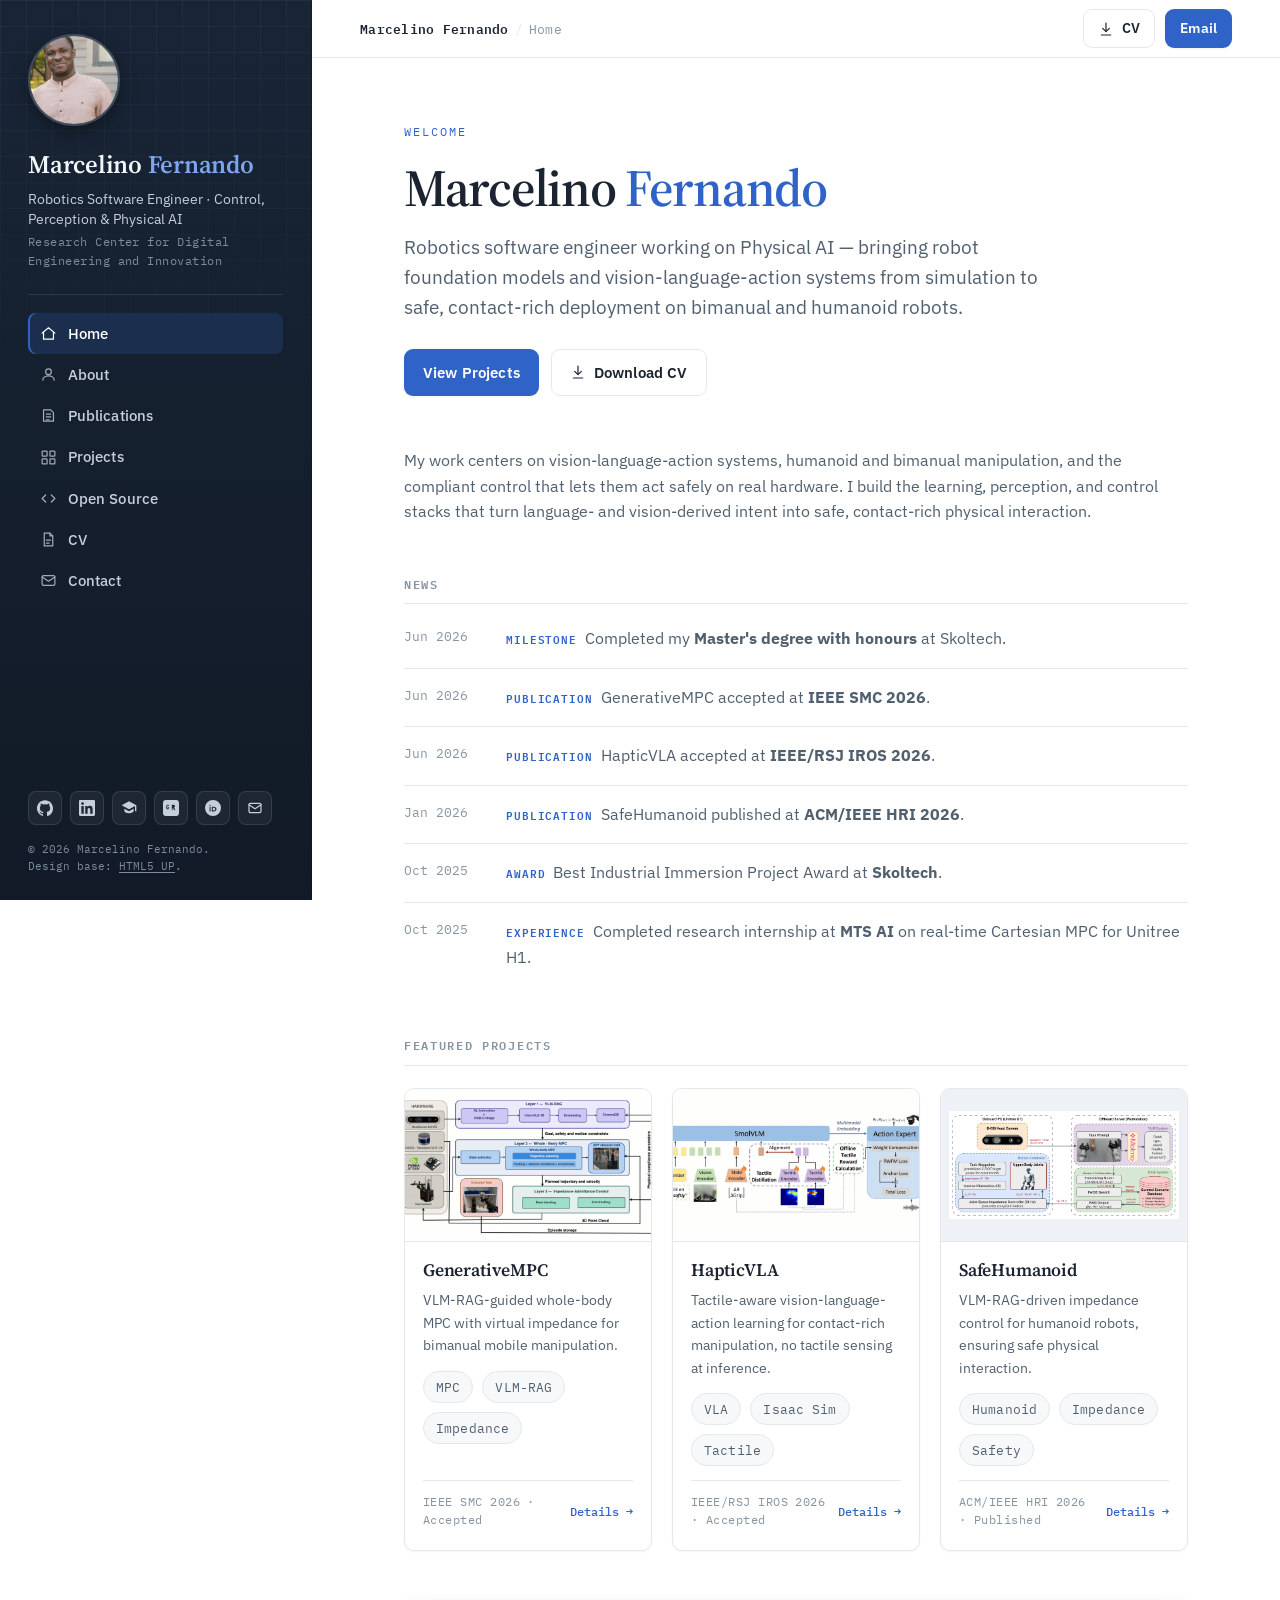
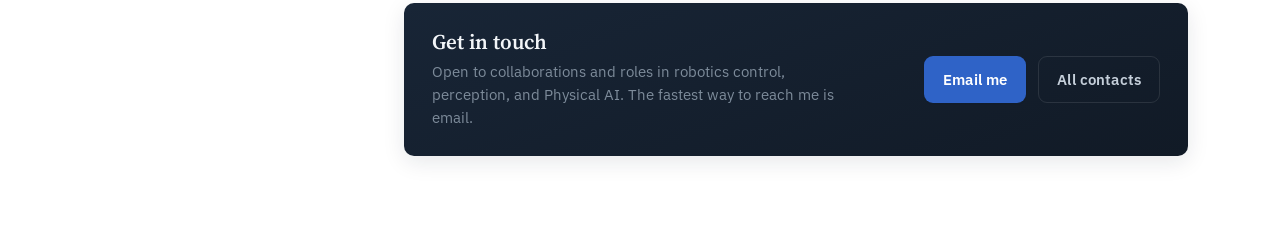
<file: index.html>
<!DOCTYPE html>
<!--
	Marcelino Fernando — personal academic / robotics website.
	Built on the HTML5 UP "Prologue" base (html5up.net | @ajlkn),
	free under the CCA 3.0 license (html5up.net/license).
	Redesigned per design-handoff.md as a static multi-page site.
-->
<html lang="en">
	<head>
		<meta charset="utf-8" />
		<title>Marcelino Fernando — Robotics Software Engineer</title>
		<meta name="viewport" content="width=device-width, initial-scale=1" />
		<meta name="description" content="Marcelino Fernando — Robotics Software Engineer in Control, Perception & Physical AI. Whole-body MPC, vision-language-action models, humanoid and bimanual manipulation." />
		<link rel="stylesheet" href="assets/css/design.css" />
	</head>
	<body>

		<!-- Sidebar -->
		<aside class="sidebar" id="sidebar">
			<div class="side-id">
				<img class="side-photo" src="images/profile.jpg" alt="Portrait of Marcelino Fernando" />
				<p class="side-name">Marcelino <span class="me">Fernando</span></p>
				<p class="side-role">Robotics Software Engineer · Control, Perception &amp; Physical AI</p>
				<p class="side-affil">Research Center for Digital Engineering and Innovation</p>
			</div>

			<div class="side-divider"></div>

			<nav class="nav" aria-label="Primary">
				<ul>
					<li><a href="index.html" class="active"><svg class="nav-ico" viewBox="0 0 24 24" fill="none" stroke="currentColor" stroke-width="1.7" stroke-linecap="round" stroke-linejoin="round" aria-hidden="true"><path d="M3 11.5 12 4l9 7.5"/><path d="M5 10v10h14V10"/></svg>Home</a></li>
					<li><a href="about.html"><svg class="nav-ico" viewBox="0 0 24 24" fill="none" stroke="currentColor" stroke-width="1.7" stroke-linecap="round" stroke-linejoin="round" aria-hidden="true"><circle cx="12" cy="8" r="4"/><path d="M4 20c0-4 4-6 8-6s8 2 8 6"/></svg>About</a></li>
					<li><a href="publications.html"><svg class="nav-ico" viewBox="0 0 24 24" fill="none" stroke="currentColor" stroke-width="1.7" stroke-linecap="round" stroke-linejoin="round" aria-hidden="true"><path d="M5 4h10l4 4v12H5z"/><path d="M9 10h6M9 14h6M9 18h4"/></svg>Publications</a></li>
					<li><a href="projects.html"><svg class="nav-ico" viewBox="0 0 24 24" fill="none" stroke="currentColor" stroke-width="1.7" stroke-linecap="round" stroke-linejoin="round" aria-hidden="true"><rect x="3" y="3" width="7" height="7" rx="1"/><rect x="14" y="3" width="7" height="7" rx="1"/><rect x="3" y="14" width="7" height="7" rx="1"/><rect x="14" y="14" width="7" height="7" rx="1"/></svg>Projects</a></li>
					<li><a href="code.html"><svg class="nav-ico" viewBox="0 0 24 24" fill="none" stroke="currentColor" stroke-width="1.7" stroke-linecap="round" stroke-linejoin="round" aria-hidden="true"><path d="m8 7-5 5 5 5"/><path d="m16 7 5 5-5 5"/></svg>Open Source</a></li>
					<li><a href="cv.html"><svg class="nav-ico" viewBox="0 0 24 24" fill="none" stroke="currentColor" stroke-width="1.7" stroke-linecap="round" stroke-linejoin="round" aria-hidden="true"><path d="M6 3h8l4 4v14H6z"/><path d="M14 3v4h4"/><path d="M9 13h6M9 17h4"/></svg>CV</a></li>
					<li><a href="contact.html"><svg class="nav-ico" viewBox="0 0 24 24" fill="none" stroke="currentColor" stroke-width="1.7" stroke-linecap="round" stroke-linejoin="round" aria-hidden="true"><rect x="3" y="5" width="18" height="14" rx="2"/><path d="m3 7 9 6 9-6"/></svg>Contact</a></li>
				</ul>
			</nav>

			<div class="side-foot">
				<ul class="socials">
					<li><a href="https://github.com/fermarc98" title="GitHub" aria-label="GitHub" target="_blank" rel="noopener"><svg viewBox="0 0 24 24" fill="currentColor" aria-hidden="true"><path d="M12 .5C5.37.5 0 5.87 0 12.5c0 5.3 3.44 9.8 8.21 11.38.6.11.82-.26.82-.58v-2.02c-3.34.73-4.04-1.61-4.04-1.61-.55-1.39-1.34-1.76-1.34-1.76-1.09-.75.08-.73.08-.73 1.2.08 1.84 1.24 1.84 1.24 1.07 1.83 2.81 1.3 3.5.99.11-.78.42-1.3.76-1.6-2.67-.3-5.47-1.34-5.47-5.96 0-1.32.47-2.39 1.24-3.23-.12-.31-.54-1.53.12-3.18 0 0 1.01-.32 3.3 1.23a11.5 11.5 0 0 1 6.01 0c2.29-1.55 3.3-1.23 3.3-1.23.66 1.65.24 2.87.12 3.18.77.84 1.24 1.91 1.24 3.23 0 4.63-2.81 5.65-5.49 5.95.43.37.81 1.1.81 2.22v3.29c0 .32.22.7.83.58A12 12 0 0 0 24 12.5C24 5.87 18.63.5 12 .5z"/></svg></a></li>
					<li><a href="https://linkedin.com/in/marcfernando98" title="LinkedIn" aria-label="LinkedIn" target="_blank" rel="noopener"><svg viewBox="0 0 24 24" fill="currentColor" aria-hidden="true"><path d="M20.45 20.45h-3.56v-5.57c0-1.33-.02-3.04-1.85-3.04-1.85 0-2.14 1.45-2.14 2.94v5.67H9.34V9h3.42v1.56h.05c.48-.9 1.64-1.85 3.37-1.85 3.6 0 4.27 2.37 4.27 5.46v6.28zM5.34 7.43a2.06 2.06 0 1 1 0-4.13 2.06 2.06 0 0 1 0 4.13zM7.12 20.45H3.56V9h3.56v11.45zM22.22 0H1.77C.79 0 0 .77 0 1.72v20.56C0 23.23.79 24 1.77 24h20.45c.98 0 1.78-.77 1.78-1.72V1.72C24 .77 23.2 0 22.22 0z"/></svg></a></li>
					<li><a href="https://scholar.google.com/citations?user=y-iys9YAAAAJ&amp;hl=en" title="Google Scholar" aria-label="Google Scholar" target="_blank" rel="noopener"><svg viewBox="0 0 24 24" fill="currentColor" aria-hidden="true"><path d="M12 2 1 8l11 6 9-4.91V17h2V8L12 2zM5 13.18v3.39C5 18.23 8.13 20 12 20s7-1.77 7-3.43v-3.39l-7 3.82-7-3.82z"/></svg></a></li>
					<li><a href="https://www.researchgate.net/profile/Marcelino-Fernando" title="ResearchGate" aria-label="ResearchGate" target="_blank" rel="noopener"><svg viewBox="0 0 24 24" fill="currentColor" aria-hidden="true"><path d="M19.59 0H4.41A4.41 4.41 0 0 0 0 4.41v15.18A4.41 4.41 0 0 0 4.41 24h15.18A4.41 4.41 0 0 0 24 19.59V4.41A4.41 4.41 0 0 0 19.59 0zM8.79 13.62c-.4.4-.95.6-1.62.6-.66 0-1.2-.2-1.6-.6-.4-.41-.6-.97-.6-1.67V9.49c0-.7.2-1.26.6-1.67.4-.4.94-.6 1.6-.6.66 0 1.21.2 1.61.6.27.28.45.63.53 1.06l-1 .2a1 1 0 0 0-.28-.56.96.96 0 0 0-.7-.25c-.32 0-.57.1-.74.3-.18.21-.27.5-.27.87v2.2c0 .37.09.66.27.86.17.2.42.3.75.3.32 0 .56-.1.72-.3.13-.16.2-.39.2-.67v-.4H6.91v-.93h2.21v1.21c0 .69-.2 1.24-.6 1.66zm9.45 1.9h-1.2l-1.88-3.13h-.9v3.13h-1.01V7.3h2.32c.75 0 1.34.18 1.76.55.42.37.63.88.63 1.54 0 .5-.13.93-.4 1.26-.25.31-.59.51-1.02.62l1.7 3.25z"/></svg></a></li>
					<li><a href="https://orcid.org/0000-0001-8619-2127" title="ORCID" aria-label="ORCID" target="_blank" rel="noopener"><svg viewBox="0 0 24 24" fill="currentColor" aria-hidden="true"><path d="M12 0a12 12 0 1 0 0 24 12 12 0 0 0 0-24zM7.6 7.02a.96.96 0 1 1 0 1.93.96.96 0 0 1 0-1.93zM6.83 10.1h1.54v7.06H6.83V10.1zm3.4 0h2.96c2.82 0 4.06 2.02 4.06 3.53 0 1.64-1.28 3.53-4.04 3.53h-2.98V10.1zm1.54 1.38v4.3h1.32c1.88 0 2.31-1.43 2.31-2.15 0-1.17-.75-2.15-2.36-2.15h-1.27z"/></svg></a></li>
					<li><a href="mailto:themarcfernando98@gmail.com" title="Email" aria-label="Email"><svg viewBox="0 0 24 24" fill="none" stroke="currentColor" stroke-width="1.8" stroke-linecap="round" stroke-linejoin="round" aria-hidden="true"><rect x="3" y="5" width="18" height="14" rx="2"/><path d="m3 7 9 6 9-6"/></svg></a></li>
				</ul>
				<p class="side-copy">
					&copy; <span id="year">2026</span> Marcelino Fernando.<br />
					Design base: <a href="https://html5up.net" target="_blank" rel="noopener">HTML5 UP</a>.
				</p>
			</div>
		</aside>

		<!-- Mobile drawer scrim -->
		<div class="scrim" id="scrim" hidden></div>

		<!-- Main column -->
		<div class="main">

			<!-- Topbar -->
			<header class="topbar">
				<button class="menu-btn" id="menuBtn" aria-label="Open menu" aria-controls="sidebar" aria-expanded="false">
					<svg viewBox="0 0 24 24" fill="none" stroke="currentColor" stroke-width="1.8" stroke-linecap="round" aria-hidden="true"><path d="M4 7h16M4 12h16M4 17h16"/></svg>
					Menu
				</button>
				<span class="crumb"><b>Marcelino Fernando</b><span class="sep">/</span>Home</span>
				<span class="spacer"></span>
				<div class="topbar-actions">
					<a class="btn ghost small topbar-link" href="files/cv.pdf" target="_blank" rel="noopener">
						<svg viewBox="0 0 24 24" fill="none" stroke="currentColor" stroke-width="1.8" stroke-linecap="round" stroke-linejoin="round" aria-hidden="true"><path d="M12 3v12"/><path d="m7 11 5 5 5-5"/><path d="M5 21h14"/></svg>
						CV
					</a>
					<a class="btn primary small topbar-link" href="mailto:themarcfernando98@gmail.com">Email</a>
				</div>
			</header>

			<!-- Page content -->
			<main class="content">

				<!-- Hero -->
				<section class="hero">
					<p class="welcome">Welcome</p>
					<h1 class="hero-name">Marcelino <span class="me">Fernando</span></h1>
					<p class="hero-tag">Robotics software engineer working on Physical AI — bringing robot foundation models and vision-language-action systems from simulation to safe, contact-rich deployment on bimanual and humanoid robots.</p>
					<div class="hero-cta">
						<a class="btn primary" href="projects.html">View Projects</a>
						<a class="btn ghost" href="files/cv.pdf" target="_blank" rel="noopener">
							<svg viewBox="0 0 24 24" fill="none" stroke="currentColor" stroke-width="1.8" stroke-linecap="round" stroke-linejoin="round" aria-hidden="true"><path d="M12 3v12"/><path d="m7 11 5 5 5-5"/><path d="M5 21h14"/></svg>
							Download CV
						</a>
					</div>
				</section>

				<!-- Short intro -->
				<section class="section prose">
					<p>My work centers on vision-language-action systems, humanoid and bimanual manipulation, and the compliant control that lets them act safely on real hardware. I build the learning, perception, and control stacks that turn language- and vision-derived intent into safe, contact-rich physical interaction.</p>
				</section>

				<!-- News -->
				<section class="section">
					<h2 class="section-head">News</h2>
					<div class="news">
						<div class="news-item">
							<div class="news-date">Jun 2026</div>
							<div class="news-body"><span class="tag">Milestone</span>Completed my <strong>Master's degree with honours</strong> at Skoltech.</div>
						</div>
						<div class="news-item">
							<div class="news-date">Jun 2026</div>
							<div class="news-body"><span class="tag">Publication</span>GenerativeMPC accepted at <strong>IEEE SMC 2026</strong>.</div>
						</div>
						<div class="news-item">
							<div class="news-date">Jun 2026</div>
							<div class="news-body"><span class="tag">Publication</span>HapticVLA accepted at <strong>IEEE/RSJ IROS 2026</strong>.</div>
						</div>
						<div class="news-item">
							<div class="news-date">Jan 2026</div>
							<div class="news-body"><span class="tag">Publication</span>SafeHumanoid published at <strong>ACM/IEEE HRI 2026</strong>.</div>
						</div>
						<div class="news-item">
							<div class="news-date">Oct 2025</div>
							<div class="news-body"><span class="tag">Award</span>Best Industrial Immersion Project Award at <strong>Skoltech</strong>.</div>
						</div>
						<div class="news-item">
							<div class="news-date">Oct 2025</div>
							<div class="news-body"><span class="tag">Experience</span>Completed research internship at <strong>MTS AI</strong> on real-time Cartesian MPC for Unitree H1.</div>
						</div>
					</div>
				</section>

				<!-- Featured Projects -->
				<section class="section">
					<h2 class="section-head">Featured Projects</h2>
					<div class="cards featured">
						<article class="card">
							<img class="card-media" src="images/projects/generativempc/GenMPC.gif" alt="GenerativeMPC — whole-body MPC demonstration" loading="lazy" />
							<div class="card-body">
								<h3 class="card-title">GenerativeMPC</h3>
								<p class="card-desc">VLM-RAG-guided whole-body MPC with virtual impedance for bimanual mobile manipulation.</p>
								<div class="chips">
									<span class="chip">MPC</span><span class="chip">VLM-RAG</span><span class="chip">Impedance</span>
								</div>
								<div class="cmeta">
									<span class="venue">IEEE SMC 2026 · Accepted</span>
									<a class="more" href="projects.html">Details →</a>
								</div>
							</div>
						</article>
						<article class="card">
							<img class="card-media" src="images/projects/hapticvla/architecture-and-hapticvla.gif" alt="HapticVLA — architecture and contact-rich manipulation demo" loading="lazy" />
							<div class="card-body">
								<h3 class="card-title">HapticVLA</h3>
								<p class="card-desc">Tactile-aware vision-language-action learning for contact-rich manipulation, no tactile sensing at inference.</p>
								<div class="chips">
									<span class="chip">VLA</span><span class="chip">Isaac Sim</span><span class="chip">Tactile</span>
								</div>
								<div class="cmeta">
									<span class="venue">IEEE/RSJ IROS 2026 · Accepted</span>
									<a class="more" href="projects.html">Details →</a>
								</div>
							</div>
						</article>
						<article class="card">
							<img class="card-media contain" src="images/projects/safehumanoid/safehumanoid.png" alt="SafeHumanoid — system architecture" loading="lazy" />
							<div class="card-body">
								<h3 class="card-title">SafeHumanoid</h3>
								<p class="card-desc">VLM-RAG-driven impedance control for humanoid robots, ensuring safe physical interaction.</p>
								<div class="chips">
									<span class="chip">Humanoid</span><span class="chip">Impedance</span><span class="chip">Safety</span>
								</div>
								<div class="cmeta">
									<span class="venue">ACM/IEEE HRI 2026 · Published</span>
									<a class="more" href="projects.html">Details →</a>
								</div>
							</div>
						</article>
					</div>
				</section>

				<!-- Get in Touch -->
				<section class="section">
					<div class="panel">
						<div class="p-text">
							<h3>Get in touch</h3>
							<p>Open to collaborations and roles in robotics control, perception, and Physical AI. The fastest way to reach me is email.</p>
						</div>
						<div class="p-cta">
							<a class="btn primary" href="mailto:themarcfernando98@gmail.com">Email me</a>
							<a class="btn ghost" href="contact.html">All contacts</a>
						</div>
					</div>
				</section>

			</main>
		</div>

		<script src="assets/js/site.js"></script>
	</body>
</html>
</file>
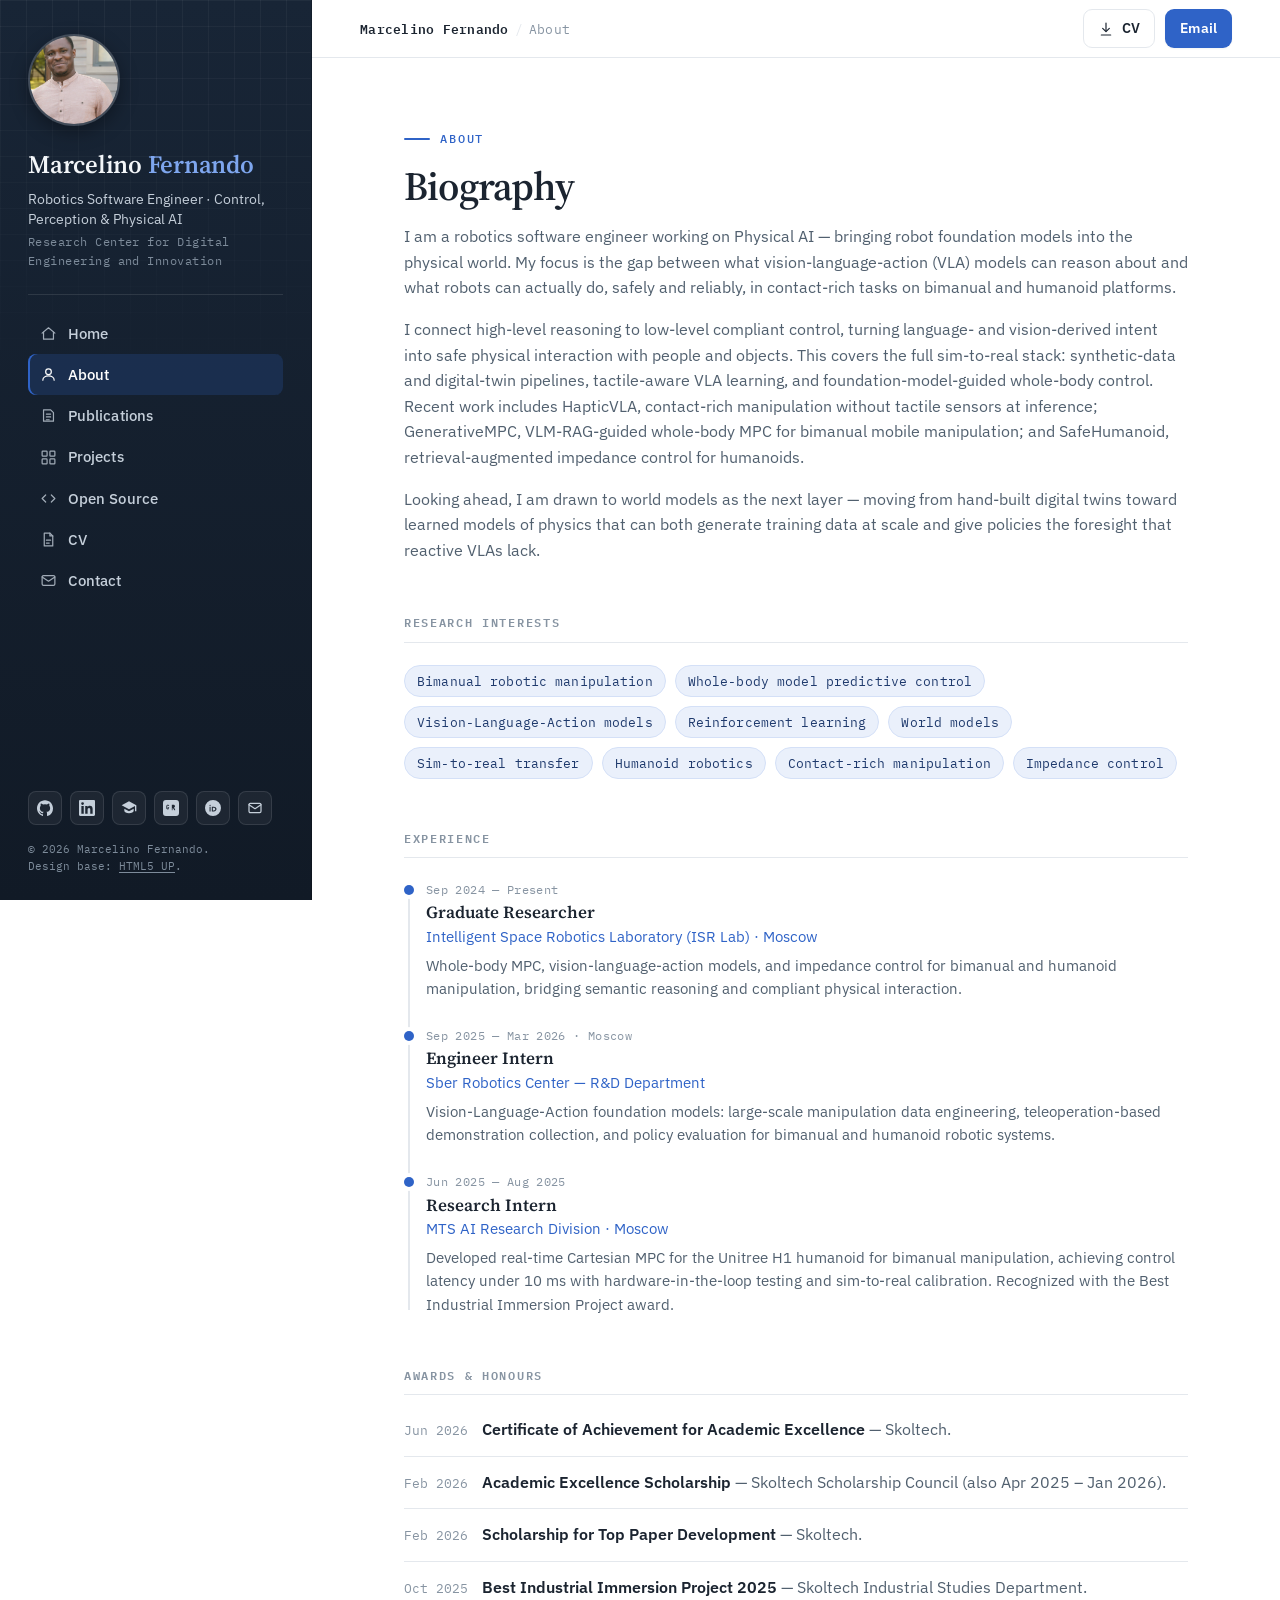
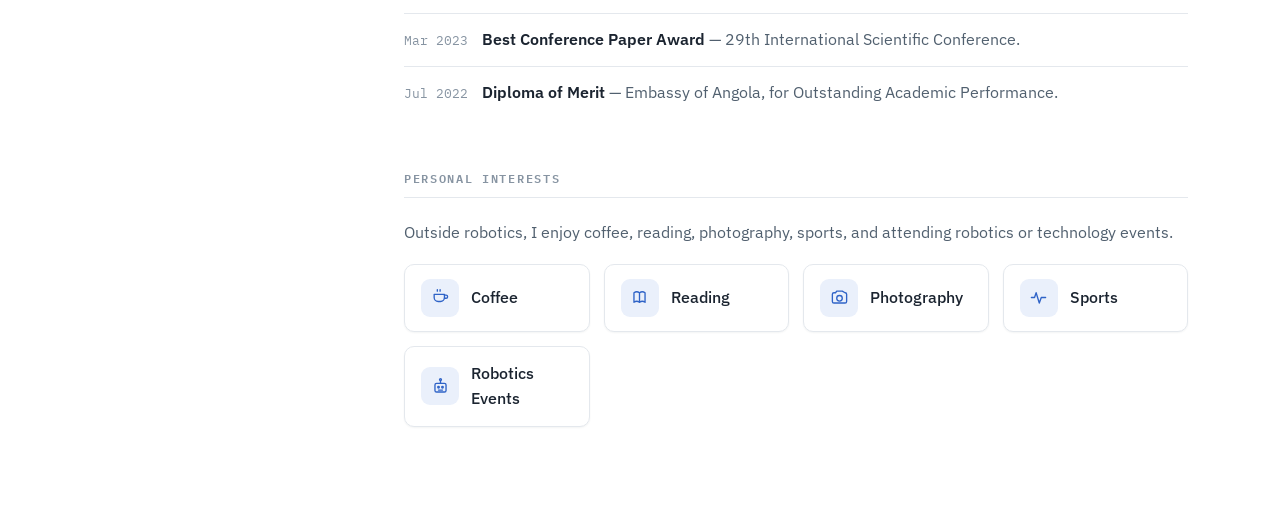
<file: about.html>
<!DOCTYPE html>
<!--
	Marcelino Fernando — About. HTML5 UP "Prologue" base (html5up.net, CCA 3.0).
-->
<html lang="en">
	<head>
		<meta charset="utf-8" />
		<title>About — Marcelino Fernando</title>
		<meta name="viewport" content="width=device-width, initial-scale=1" />
		<meta name="description" content="About Marcelino Fernando — biography, research interests, experience, awards, and personal interests." />
		<link rel="stylesheet" href="assets/css/design.css" />
	</head>
	<body>

		<aside class="sidebar" id="sidebar">
			<div class="side-id">
				<img class="side-photo" src="images/profile.jpg" alt="Portrait of Marcelino Fernando" />
				<p class="side-name">Marcelino <span class="me">Fernando</span></p>
				<p class="side-role">Robotics Software Engineer · Control, Perception &amp; Physical AI</p>
				<p class="side-affil">Research Center for Digital Engineering and Innovation</p>
			</div>
			<div class="side-divider"></div>
			<nav class="nav" aria-label="Primary">
				<ul>
					<li><a href="index.html"><svg class="nav-ico" viewBox="0 0 24 24" fill="none" stroke="currentColor" stroke-width="1.7" stroke-linecap="round" stroke-linejoin="round" aria-hidden="true"><path d="M3 11.5 12 4l9 7.5"/><path d="M5 10v10h14V10"/></svg>Home</a></li>
					<li><a href="about.html" class="active"><svg class="nav-ico" viewBox="0 0 24 24" fill="none" stroke="currentColor" stroke-width="1.7" stroke-linecap="round" stroke-linejoin="round" aria-hidden="true"><circle cx="12" cy="8" r="4"/><path d="M4 20c0-4 4-6 8-6s8 2 8 6"/></svg>About</a></li>
					<li><a href="publications.html"><svg class="nav-ico" viewBox="0 0 24 24" fill="none" stroke="currentColor" stroke-width="1.7" stroke-linecap="round" stroke-linejoin="round" aria-hidden="true"><path d="M5 4h10l4 4v12H5z"/><path d="M9 10h6M9 14h6M9 18h4"/></svg>Publications</a></li>
					<li><a href="projects.html"><svg class="nav-ico" viewBox="0 0 24 24" fill="none" stroke="currentColor" stroke-width="1.7" stroke-linecap="round" stroke-linejoin="round" aria-hidden="true"><rect x="3" y="3" width="7" height="7" rx="1"/><rect x="14" y="3" width="7" height="7" rx="1"/><rect x="3" y="14" width="7" height="7" rx="1"/><rect x="14" y="14" width="7" height="7" rx="1"/></svg>Projects</a></li>
					<li><a href="code.html"><svg class="nav-ico" viewBox="0 0 24 24" fill="none" stroke="currentColor" stroke-width="1.7" stroke-linecap="round" stroke-linejoin="round" aria-hidden="true"><path d="m8 7-5 5 5 5"/><path d="m16 7 5 5-5 5"/></svg>Open Source</a></li>
					<li><a href="cv.html"><svg class="nav-ico" viewBox="0 0 24 24" fill="none" stroke="currentColor" stroke-width="1.7" stroke-linecap="round" stroke-linejoin="round" aria-hidden="true"><path d="M6 3h8l4 4v14H6z"/><path d="M14 3v4h4"/><path d="M9 13h6M9 17h4"/></svg>CV</a></li>
					<li><a href="contact.html"><svg class="nav-ico" viewBox="0 0 24 24" fill="none" stroke="currentColor" stroke-width="1.7" stroke-linecap="round" stroke-linejoin="round" aria-hidden="true"><rect x="3" y="5" width="18" height="14" rx="2"/><path d="m3 7 9 6 9-6"/></svg>Contact</a></li>
				</ul>
			</nav>
			<div class="side-foot">
				<ul class="socials">
					<li><a href="https://github.com/fermarc98" title="GitHub" aria-label="GitHub" target="_blank" rel="noopener"><svg viewBox="0 0 24 24" fill="currentColor" aria-hidden="true"><path d="M12 .5C5.37.5 0 5.87 0 12.5c0 5.3 3.44 9.8 8.21 11.38.6.11.82-.26.82-.58v-2.02c-3.34.73-4.04-1.61-4.04-1.61-.55-1.39-1.34-1.76-1.34-1.76-1.09-.75.08-.73.08-.73 1.2.08 1.84 1.24 1.84 1.24 1.07 1.83 2.81 1.3 3.5.99.11-.78.42-1.3.76-1.6-2.67-.3-5.47-1.34-5.47-5.96 0-1.32.47-2.39 1.24-3.23-.12-.31-.54-1.53.12-3.18 0 0 1.01-.32 3.3 1.23a11.5 11.5 0 0 1 6.01 0c2.29-1.55 3.3-1.23 3.3-1.23.66 1.65.24 2.87.12 3.18.77.84 1.24 1.91 1.24 3.23 0 4.63-2.81 5.65-5.49 5.95.43.37.81 1.1.81 2.22v3.29c0 .32.22.7.83.58A12 12 0 0 0 24 12.5C24 5.87 18.63.5 12 .5z"/></svg></a></li>
					<li><a href="https://linkedin.com/in/marcfernando98" title="LinkedIn" aria-label="LinkedIn" target="_blank" rel="noopener"><svg viewBox="0 0 24 24" fill="currentColor" aria-hidden="true"><path d="M20.45 20.45h-3.56v-5.57c0-1.33-.02-3.04-1.85-3.04-1.85 0-2.14 1.45-2.14 2.94v5.67H9.34V9h3.42v1.56h.05c.48-.9 1.64-1.85 3.37-1.85 3.6 0 4.27 2.37 4.27 5.46v6.28zM5.34 7.43a2.06 2.06 0 1 1 0-4.13 2.06 2.06 0 0 1 0 4.13zM7.12 20.45H3.56V9h3.56v11.45zM22.22 0H1.77C.79 0 0 .77 0 1.72v20.56C0 23.23.79 24 1.77 24h20.45c.98 0 1.78-.77 1.78-1.72V1.72C24 .77 23.2 0 22.22 0z"/></svg></a></li>
					<li><a href="https://scholar.google.com/citations?user=y-iys9YAAAAJ&amp;hl=en" title="Google Scholar" aria-label="Google Scholar" target="_blank" rel="noopener"><svg viewBox="0 0 24 24" fill="currentColor" aria-hidden="true"><path d="M12 2 1 8l11 6 9-4.91V17h2V8L12 2zM5 13.18v3.39C5 18.23 8.13 20 12 20s7-1.77 7-3.43v-3.39l-7 3.82-7-3.82z"/></svg></a></li>
					<li><a href="https://www.researchgate.net/profile/Marcelino-Fernando" title="ResearchGate" aria-label="ResearchGate" target="_blank" rel="noopener"><svg viewBox="0 0 24 24" fill="currentColor" aria-hidden="true"><path d="M19.59 0H4.41A4.41 4.41 0 0 0 0 4.41v15.18A4.41 4.41 0 0 0 4.41 24h15.18A4.41 4.41 0 0 0 24 19.59V4.41A4.41 4.41 0 0 0 19.59 0zM8.79 13.62c-.4.4-.95.6-1.62.6-.66 0-1.2-.2-1.6-.6-.4-.41-.6-.97-.6-1.67V9.49c0-.7.2-1.26.6-1.67.4-.4.94-.6 1.6-.6.66 0 1.21.2 1.61.6.27.28.45.63.53 1.06l-1 .2a1 1 0 0 0-.28-.56.96.96 0 0 0-.7-.25c-.32 0-.57.1-.74.3-.18.21-.27.5-.27.87v2.2c0 .37.09.66.27.86.17.2.42.3.75.3.32 0 .56-.1.72-.3.13-.16.2-.39.2-.67v-.4H6.91v-.93h2.21v1.21c0 .69-.2 1.24-.6 1.66zm9.45 1.9h-1.2l-1.88-3.13h-.9v3.13h-1.01V7.3h2.32c.75 0 1.34.18 1.76.55.42.37.63.88.63 1.54 0 .5-.13.93-.4 1.26-.25.31-.59.51-1.02.62l1.7 3.25z"/></svg></a></li>
					<li><a href="https://orcid.org/0000-0001-8619-2127" title="ORCID" aria-label="ORCID" target="_blank" rel="noopener"><svg viewBox="0 0 24 24" fill="currentColor" aria-hidden="true"><path d="M12 0a12 12 0 1 0 0 24 12 12 0 0 0 0-24zM7.6 7.02a.96.96 0 1 1 0 1.93.96.96 0 0 1 0-1.93zM6.83 10.1h1.54v7.06H6.83V10.1zm3.4 0h2.96c2.82 0 4.06 2.02 4.06 3.53 0 1.64-1.28 3.53-4.04 3.53h-2.98V10.1zm1.54 1.38v4.3h1.32c1.88 0 2.31-1.43 2.31-2.15 0-1.17-.75-2.15-2.36-2.15h-1.27z"/></svg></a></li>
					<li><a href="mailto:themarcfernando98@gmail.com" title="Email" aria-label="Email"><svg viewBox="0 0 24 24" fill="none" stroke="currentColor" stroke-width="1.8" stroke-linecap="round" stroke-linejoin="round" aria-hidden="true"><rect x="3" y="5" width="18" height="14" rx="2"/><path d="m3 7 9 6 9-6"/></svg></a></li>
				</ul>
				<p class="side-copy">
					&copy; <span id="year">2026</span> Marcelino Fernando.<br />
					Design base: <a href="https://html5up.net" target="_blank" rel="noopener">HTML5 UP</a>.
				</p>
			</div>
		</aside>

		<div class="scrim" id="scrim" hidden></div>

		<div class="main">
			<header class="topbar">
				<button class="menu-btn" id="menuBtn" aria-label="Open menu" aria-controls="sidebar" aria-expanded="false">
					<svg viewBox="0 0 24 24" fill="none" stroke="currentColor" stroke-width="1.8" stroke-linecap="round" aria-hidden="true"><path d="M4 7h16M4 12h16M4 17h16"/></svg>
					Menu
				</button>
				<span class="crumb"><b>Marcelino Fernando</b><span class="sep">/</span>About</span>
				<span class="spacer"></span>
				<div class="topbar-actions">
					<a class="btn ghost small topbar-link" href="files/cv.pdf" target="_blank" rel="noopener">
						<svg viewBox="0 0 24 24" fill="none" stroke="currentColor" stroke-width="1.8" stroke-linecap="round" stroke-linejoin="round" aria-hidden="true"><path d="M12 3v12"/><path d="m7 11 5 5 5-5"/><path d="M5 21h14"/></svg>
						CV
					</a>
					<a class="btn primary small topbar-link" href="mailto:themarcfernando98@gmail.com">Email</a>
				</div>
			</header>

			<main class="content">
				<p class="eyebrow">About</p>
				<h1 class="page-title">Biography</h1>

				<section class="prose">
					<p>I am a robotics software engineer working on Physical AI — bringing robot foundation models into the physical world. My focus is the gap between what vision-language-action (VLA) models can reason about and what robots can actually do, safely and reliably, in contact-rich tasks on bimanual and humanoid platforms.</p>
					<p>I connect high-level reasoning to low-level compliant control, turning language- and vision-derived intent into safe physical interaction with people and objects. This covers the full sim-to-real stack: synthetic-data and digital-twin pipelines, tactile-aware VLA learning, and foundation-model-guided whole-body control. Recent work includes HapticVLA, contact-rich manipulation without tactile sensors at inference; GenerativeMPC, VLM-RAG-guided whole-body MPC for bimanual mobile manipulation; and SafeHumanoid, retrieval-augmented impedance control for humanoids.</p>
					<p>Looking ahead, I am drawn to world models as the next layer — moving from hand-built digital twins toward learned models of physics that can both generate training data at scale and give policies the foresight that reactive VLAs lack.</p>
				</section>

				<!-- Research Interests -->
				<section class="section">
					<h2 class="section-head">Research Interests</h2>
					<div class="chips">
						<span class="chip accent">Bimanual robotic manipulation</span>
						<span class="chip accent">Whole-body model predictive control</span>
						<span class="chip accent">Vision-Language-Action models</span>
						<span class="chip accent">Reinforcement learning</span>
						<span class="chip accent">World models</span>
						<span class="chip accent">Sim-to-real transfer</span>
						<span class="chip accent">Humanoid robotics</span>
						<span class="chip accent">Contact-rich manipulation</span>
						<span class="chip accent">Impedance control</span>
					</div>
				</section>

				<!-- Experience -->
				<section class="section">
					<h2 class="section-head">Experience</h2>
					<ul class="timeline">
						<li class="tl-item">
							<p class="tl-date">Sep 2024 — Present</p>
							<h3 class="tl-role">Graduate Researcher</h3>
							<p class="tl-org">Intelligent Space Robotics Laboratory (ISR Lab) · Moscow</p>
							<p class="tl-desc">Whole-body MPC, vision-language-action models, and impedance control for bimanual and humanoid manipulation, bridging semantic reasoning and compliant physical interaction.</p>
						</li>
						<li class="tl-item">
							<p class="tl-date">Sep 2025 — Mar 2026 · Moscow</p>
							<h3 class="tl-role">Engineer Intern</h3>
							<p class="tl-org">Sber Robotics Center — R&amp;D Department</p>
							<p class="tl-desc">Vision-Language-Action foundation models: large-scale manipulation data engineering, teleoperation-based demonstration collection, and policy evaluation for bimanual and humanoid robotic systems.</p>
						</li>
						<li class="tl-item">
							<p class="tl-date">Jun 2025 — Aug 2025</p>
							<h3 class="tl-role">Research Intern</h3>
							<p class="tl-org">MTS AI Research Division · Moscow</p>
							<p class="tl-desc">Developed real-time Cartesian MPC for the Unitree H1 humanoid for bimanual manipulation, achieving control latency under 10 ms with hardware-in-the-loop testing and sim-to-real calibration. Recognized with the Best Industrial Immersion Project award.</p>
						</li>
					</ul>
				</section>

				<!-- Awards & Honours -->
				<section class="section">
					<h2 class="section-head">Awards &amp; Honours</h2>
					<ul class="awards">
						<li><span class="yr">Jun 2026</span><span><b>Certificate of Achievement for Academic Excellence</b> — Skoltech.</span></li>
						<li><span class="yr">Feb 2026</span><span><b>Academic Excellence Scholarship</b> — Skoltech Scholarship Council (also Apr 2025 – Jan 2026).</span></li>
						<li><span class="yr">Feb 2026</span><span><b>Scholarship for Top Paper Development</b> — Skoltech.</span></li>
						<li><span class="yr">Oct 2025</span><span><b>Best Industrial Immersion Project 2025</b> — Skoltech Industrial Studies Department.</span></li>
						<li><span class="yr">Mar 2023</span><span><b>Best Conference Paper Award</b> — 29th International Scientific Conference.</span></li>
						<li><span class="yr">Jul 2022</span><span><b>Diploma of Merit</b> — Embassy of Angola, for Outstanding Academic Performance.</span></li>
					</ul>
				</section>

				<!-- Personal Interests -->
				<section class="section">
					<h2 class="section-head">Personal Interests</h2>
					<div class="prose">
						<p>Outside robotics, I enjoy coffee, reading, photography, sports, and attending robotics or technology events.</p>
					</div>
					<div class="interests">
						<div class="interest">
							<span class="ico"><svg viewBox="0 0 24 24" fill="none" stroke="currentColor" stroke-width="1.7" stroke-linecap="round" stroke-linejoin="round" aria-hidden="true"><path d="M4 8h13v4a5 5 0 0 1-5 5H9a5 5 0 0 1-5-5V8z"/><path d="M17 9h2a2 2 0 0 1 0 4h-2"/><path d="M8 2v2M11.5 2v2"/></svg></span>
							<span>Coffee</span>
						</div>
						<div class="interest">
							<span class="ico"><svg viewBox="0 0 24 24" fill="none" stroke="currentColor" stroke-width="1.7" stroke-linecap="round" stroke-linejoin="round" aria-hidden="true"><path d="M12 6c-2-1.4-5-1.4-7 0v12c2-1.4 5-1.4 7 0 2-1.4 5-1.4 7 0V6c-2-1.4-5-1.4-7 0z"/><path d="M12 6v12"/></svg></span>
							<span>Reading</span>
						</div>
						<div class="interest">
							<span class="ico"><svg viewBox="0 0 24 24" fill="none" stroke="currentColor" stroke-width="1.7" stroke-linecap="round" stroke-linejoin="round" aria-hidden="true"><path d="M3 8a2 2 0 0 1 2-2h2l1.5-2h7L19 6h0a2 2 0 0 1 2 2v9a2 2 0 0 1-2 2H5a2 2 0 0 1-2-2z"/><circle cx="12" cy="13" r="3.5"/></svg></span>
							<span>Photography</span>
						</div>
						<div class="interest">
							<span class="ico"><svg viewBox="0 0 24 24" fill="none" stroke="currentColor" stroke-width="1.7" stroke-linecap="round" stroke-linejoin="round" aria-hidden="true"><path d="M3 12h4l2-6 4 13 2.5-7H21"/></svg></span>
							<span>Sports</span>
						</div>
						<div class="interest">
							<span class="ico"><svg viewBox="0 0 24 24" fill="none" stroke="currentColor" stroke-width="1.7" stroke-linecap="round" stroke-linejoin="round" aria-hidden="true"><rect x="5" y="8" width="14" height="11" rx="2"/><path d="M12 8V4.5"/><circle cx="12" cy="3.2" r="1.2"/><circle cx="9.5" cy="13" r="1"/><circle cx="14.5" cy="13" r="1"/><path d="M9.5 16.5h5"/></svg></span>
							<span>Robotics Events</span>
						</div>
					</div>
				</section>
			</main>
		</div>

		<script src="assets/js/site.js"></script>
	</body>
</html>
</file>
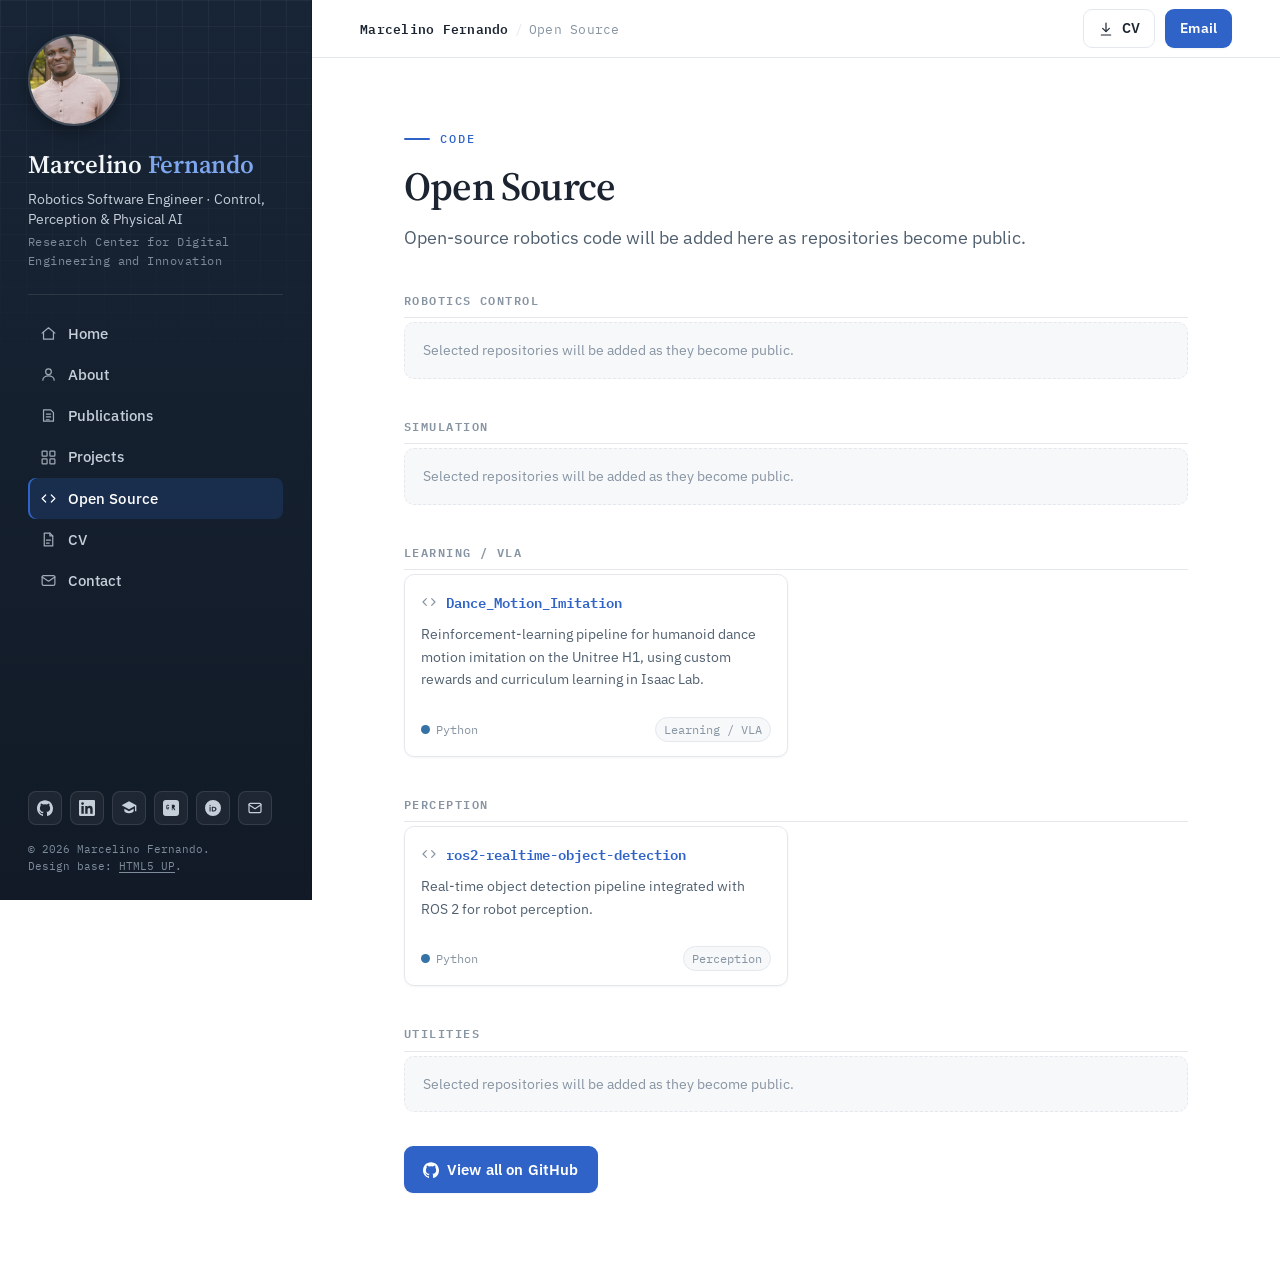
<file: code.html>
<!DOCTYPE html>
<!--
	Marcelino Fernando — Open Source. HTML5 UP "Prologue" base (html5up.net, CCA 3.0).
-->
<html lang="en">
	<head>
		<meta charset="utf-8" />
		<title>Open Source — Marcelino Fernando</title>
		<meta name="viewport" content="width=device-width, initial-scale=1" />
		<meta name="description" content="Open-source code by Marcelino Fernando — robotics control, simulation, learning/VLA, perception, and utilities." />
		<link rel="stylesheet" href="assets/css/design.css" />
	</head>
	<body>

		<aside class="sidebar" id="sidebar">
			<div class="side-id">
				<img class="side-photo" src="images/profile.jpg" alt="Portrait of Marcelino Fernando" />
				<p class="side-name">Marcelino <span class="me">Fernando</span></p>
				<p class="side-role">Robotics Software Engineer · Control, Perception &amp; Physical AI</p>
				<p class="side-affil">Research Center for Digital Engineering and Innovation</p>
			</div>
			<div class="side-divider"></div>
			<nav class="nav" aria-label="Primary">
				<ul>
					<li><a href="index.html"><svg class="nav-ico" viewBox="0 0 24 24" fill="none" stroke="currentColor" stroke-width="1.7" stroke-linecap="round" stroke-linejoin="round" aria-hidden="true"><path d="M3 11.5 12 4l9 7.5"/><path d="M5 10v10h14V10"/></svg>Home</a></li>
					<li><a href="about.html"><svg class="nav-ico" viewBox="0 0 24 24" fill="none" stroke="currentColor" stroke-width="1.7" stroke-linecap="round" stroke-linejoin="round" aria-hidden="true"><circle cx="12" cy="8" r="4"/><path d="M4 20c0-4 4-6 8-6s8 2 8 6"/></svg>About</a></li>
					<li><a href="publications.html"><svg class="nav-ico" viewBox="0 0 24 24" fill="none" stroke="currentColor" stroke-width="1.7" stroke-linecap="round" stroke-linejoin="round" aria-hidden="true"><path d="M5 4h10l4 4v12H5z"/><path d="M9 10h6M9 14h6M9 18h4"/></svg>Publications</a></li>
					<li><a href="projects.html"><svg class="nav-ico" viewBox="0 0 24 24" fill="none" stroke="currentColor" stroke-width="1.7" stroke-linecap="round" stroke-linejoin="round" aria-hidden="true"><rect x="3" y="3" width="7" height="7" rx="1"/><rect x="14" y="3" width="7" height="7" rx="1"/><rect x="3" y="14" width="7" height="7" rx="1"/><rect x="14" y="14" width="7" height="7" rx="1"/></svg>Projects</a></li>
					<li><a href="code.html" class="active"><svg class="nav-ico" viewBox="0 0 24 24" fill="none" stroke="currentColor" stroke-width="1.7" stroke-linecap="round" stroke-linejoin="round" aria-hidden="true"><path d="m8 7-5 5 5 5"/><path d="m16 7 5 5-5 5"/></svg>Open Source</a></li>
					<li><a href="cv.html"><svg class="nav-ico" viewBox="0 0 24 24" fill="none" stroke="currentColor" stroke-width="1.7" stroke-linecap="round" stroke-linejoin="round" aria-hidden="true"><path d="M6 3h8l4 4v14H6z"/><path d="M14 3v4h4"/><path d="M9 13h6M9 17h4"/></svg>CV</a></li>
					<li><a href="contact.html"><svg class="nav-ico" viewBox="0 0 24 24" fill="none" stroke="currentColor" stroke-width="1.7" stroke-linecap="round" stroke-linejoin="round" aria-hidden="true"><rect x="3" y="5" width="18" height="14" rx="2"/><path d="m3 7 9 6 9-6"/></svg>Contact</a></li>
				</ul>
			</nav>
			<div class="side-foot">
				<ul class="socials">
					<li><a href="https://github.com/fermarc98" title="GitHub" aria-label="GitHub" target="_blank" rel="noopener"><svg viewBox="0 0 24 24" fill="currentColor" aria-hidden="true"><path d="M12 .5C5.37.5 0 5.87 0 12.5c0 5.3 3.44 9.8 8.21 11.38.6.11.82-.26.82-.58v-2.02c-3.34.73-4.04-1.61-4.04-1.61-.55-1.39-1.34-1.76-1.34-1.76-1.09-.75.08-.73.08-.73 1.2.08 1.84 1.24 1.84 1.24 1.07 1.83 2.81 1.3 3.5.99.11-.78.42-1.3.76-1.6-2.67-.3-5.47-1.34-5.47-5.96 0-1.32.47-2.39 1.24-3.23-.12-.31-.54-1.53.12-3.18 0 0 1.01-.32 3.3 1.23a11.5 11.5 0 0 1 6.01 0c2.29-1.55 3.3-1.23 3.3-1.23.66 1.65.24 2.87.12 3.18.77.84 1.24 1.91 1.24 3.23 0 4.63-2.81 5.65-5.49 5.95.43.37.81 1.1.81 2.22v3.29c0 .32.22.7.83.58A12 12 0 0 0 24 12.5C24 5.87 18.63.5 12 .5z"/></svg></a></li>
					<li><a href="https://linkedin.com/in/marcfernando98" title="LinkedIn" aria-label="LinkedIn" target="_blank" rel="noopener"><svg viewBox="0 0 24 24" fill="currentColor" aria-hidden="true"><path d="M20.45 20.45h-3.56v-5.57c0-1.33-.02-3.04-1.85-3.04-1.85 0-2.14 1.45-2.14 2.94v5.67H9.34V9h3.42v1.56h.05c.48-.9 1.64-1.85 3.37-1.85 3.6 0 4.27 2.37 4.27 5.46v6.28zM5.34 7.43a2.06 2.06 0 1 1 0-4.13 2.06 2.06 0 0 1 0 4.13zM7.12 20.45H3.56V9h3.56v11.45zM22.22 0H1.77C.79 0 0 .77 0 1.72v20.56C0 23.23.79 24 1.77 24h20.45c.98 0 1.78-.77 1.78-1.72V1.72C24 .77 23.2 0 22.22 0z"/></svg></a></li>
					<li><a href="https://scholar.google.com/citations?user=y-iys9YAAAAJ&amp;hl=en" title="Google Scholar" aria-label="Google Scholar" target="_blank" rel="noopener"><svg viewBox="0 0 24 24" fill="currentColor" aria-hidden="true"><path d="M12 2 1 8l11 6 9-4.91V17h2V8L12 2zM5 13.18v3.39C5 18.23 8.13 20 12 20s7-1.77 7-3.43v-3.39l-7 3.82-7-3.82z"/></svg></a></li>
					<li><a href="https://www.researchgate.net/profile/Marcelino-Fernando" title="ResearchGate" aria-label="ResearchGate" target="_blank" rel="noopener"><svg viewBox="0 0 24 24" fill="currentColor" aria-hidden="true"><path d="M19.59 0H4.41A4.41 4.41 0 0 0 0 4.41v15.18A4.41 4.41 0 0 0 4.41 24h15.18A4.41 4.41 0 0 0 24 19.59V4.41A4.41 4.41 0 0 0 19.59 0zM8.79 13.62c-.4.4-.95.6-1.62.6-.66 0-1.2-.2-1.6-.6-.4-.41-.6-.97-.6-1.67V9.49c0-.7.2-1.26.6-1.67.4-.4.94-.6 1.6-.6.66 0 1.21.2 1.61.6.27.28.45.63.53 1.06l-1 .2a1 1 0 0 0-.28-.56.96.96 0 0 0-.7-.25c-.32 0-.57.1-.74.3-.18.21-.27.5-.27.87v2.2c0 .37.09.66.27.86.17.2.42.3.75.3.32 0 .56-.1.72-.3.13-.16.2-.39.2-.67v-.4H6.91v-.93h2.21v1.21c0 .69-.2 1.24-.6 1.66zm9.45 1.9h-1.2l-1.88-3.13h-.9v3.13h-1.01V7.3h2.32c.75 0 1.34.18 1.76.55.42.37.63.88.63 1.54 0 .5-.13.93-.4 1.26-.25.31-.59.51-1.02.62l1.7 3.25z"/></svg></a></li>
					<li><a href="https://orcid.org/0000-0001-8619-2127" title="ORCID" aria-label="ORCID" target="_blank" rel="noopener"><svg viewBox="0 0 24 24" fill="currentColor" aria-hidden="true"><path d="M12 0a12 12 0 1 0 0 24 12 12 0 0 0 0-24zM7.6 7.02a.96.96 0 1 1 0 1.93.96.96 0 0 1 0-1.93zM6.83 10.1h1.54v7.06H6.83V10.1zm3.4 0h2.96c2.82 0 4.06 2.02 4.06 3.53 0 1.64-1.28 3.53-4.04 3.53h-2.98V10.1zm1.54 1.38v4.3h1.32c1.88 0 2.31-1.43 2.31-2.15 0-1.17-.75-2.15-2.36-2.15h-1.27z"/></svg></a></li>
					<li><a href="mailto:themarcfernando98@gmail.com" title="Email" aria-label="Email"><svg viewBox="0 0 24 24" fill="none" stroke="currentColor" stroke-width="1.8" stroke-linecap="round" stroke-linejoin="round" aria-hidden="true"><rect x="3" y="5" width="18" height="14" rx="2"/><path d="m3 7 9 6 9-6"/></svg></a></li>
				</ul>
				<p class="side-copy">
					&copy; <span id="year">2026</span> Marcelino Fernando.<br />
					Design base: <a href="https://html5up.net" target="_blank" rel="noopener">HTML5 UP</a>.
				</p>
			</div>
		</aside>

		<div class="scrim" id="scrim" hidden></div>

		<div class="main">
			<header class="topbar">
				<button class="menu-btn" id="menuBtn" aria-label="Open menu" aria-controls="sidebar" aria-expanded="false">
					<svg viewBox="0 0 24 24" fill="none" stroke="currentColor" stroke-width="1.8" stroke-linecap="round" aria-hidden="true"><path d="M4 7h16M4 12h16M4 17h16"/></svg>
					Menu
				</button>
				<span class="crumb"><b>Marcelino Fernando</b><span class="sep">/</span>Open Source</span>
				<span class="spacer"></span>
				<div class="topbar-actions">
					<a class="btn ghost small topbar-link" href="files/cv.pdf" target="_blank" rel="noopener">
						<svg viewBox="0 0 24 24" fill="none" stroke="currentColor" stroke-width="1.8" stroke-linecap="round" stroke-linejoin="round" aria-hidden="true"><path d="M12 3v12"/><path d="m7 11 5 5 5-5"/><path d="M5 21h14"/></svg>
						CV
					</a>
					<a class="btn primary small topbar-link" href="mailto:themarcfernando98@gmail.com">Email</a>
				</div>
			</header>

			<main class="content">
				<p class="eyebrow">Code</p>
				<h1 class="page-title">Open Source</h1>
				<p class="lead">Open-source robotics code will be added here as repositories become public.</p>

				<!-- Robotics Control -->
				<h2 class="subhead">Robotics Control</h2>
				<p class="repo-empty">Selected repositories will be added as they become public.</p>

				<!-- Simulation -->
				<h2 class="subhead">Simulation</h2>
				<p class="repo-empty">Selected repositories will be added as they become public.</p>

				<!-- Learning / VLA -->
				<h2 class="subhead">Learning / VLA</h2>
				<div class="repos">
					<a class="repo" href="https://github.com/fermarc98/Dance_Motion_Imitation" target="_blank" rel="noopener">
						<div class="repo-top"><svg viewBox="0 0 24 24" fill="none" stroke="currentColor" stroke-width="1.8" stroke-linecap="round" stroke-linejoin="round" aria-hidden="true"><path d="m8 7-5 5 5 5"/><path d="m16 7 5 5-5 5"/></svg><span class="repo-name">Dance_Motion_Imitation</span></div>
						<p class="repo-desc">Reinforcement-learning pipeline for humanoid dance motion imitation on the Unitree H1, using custom rewards and curriculum learning in Isaac Lab.</p>
						<div class="repo-foot"><span class="lang"><span class="dot py"></span>Python</span><span class="cat">Learning / VLA</span></div>
					</a>
				</div>

				<!-- Perception -->
				<h2 class="subhead">Perception</h2>
				<div class="repos">
					<a class="repo" href="https://github.com/fermarc98/ros2-realtime-object-detection" target="_blank" rel="noopener">
						<div class="repo-top"><svg viewBox="0 0 24 24" fill="none" stroke="currentColor" stroke-width="1.8" stroke-linecap="round" stroke-linejoin="round" aria-hidden="true"><path d="m8 7-5 5 5 5"/><path d="m16 7 5 5-5 5"/></svg><span class="repo-name">ros2-realtime-object-detection</span></div>
						<p class="repo-desc">Real-time object detection pipeline integrated with ROS 2 for robot perception.</p>
						<div class="repo-foot"><span class="lang"><span class="dot py"></span>Python</span><span class="cat">Perception</span></div>
					</a>
				</div>

				<!-- Utilities -->
				<h2 class="subhead">Utilities</h2>
				<p class="repo-empty">Selected repositories will be added as they become public.</p>

				<div style="margin-top:34px;">
					<a class="btn primary" href="https://github.com/fermarc98" target="_blank" rel="noopener">
						<svg viewBox="0 0 24 24" fill="currentColor" aria-hidden="true"><path d="M12 .5C5.37.5 0 5.87 0 12.5c0 5.3 3.44 9.8 8.21 11.38.6.11.82-.26.82-.58v-2.02c-3.34.73-4.04-1.61-4.04-1.61-.55-1.39-1.34-1.76-1.34-1.76-1.09-.75.08-.73.08-.73 1.2.08 1.84 1.24 1.84 1.24 1.07 1.83 2.81 1.3 3.5.99.11-.78.42-1.3.76-1.6-2.67-.3-5.47-1.34-5.47-5.96 0-1.32.47-2.39 1.24-3.23-.12-.31-.54-1.53.12-3.18 0 0 1.01-.32 3.3 1.23a11.5 11.5 0 0 1 6.01 0c2.29-1.55 3.3-1.23 3.3-1.23.66 1.65.24 2.87.12 3.18.77.84 1.24 1.91 1.24 3.23 0 4.63-2.81 5.65-5.49 5.95.43.37.81 1.1.81 2.22v3.29c0 .32.22.7.83.58A12 12 0 0 0 24 12.5C24 5.87 18.63.5 12 .5z"/></svg>
						View all on GitHub
					</a>
				</div>
			</main>
		</div>

		<script src="assets/js/site.js"></script>
	</body>
</html>
</file>
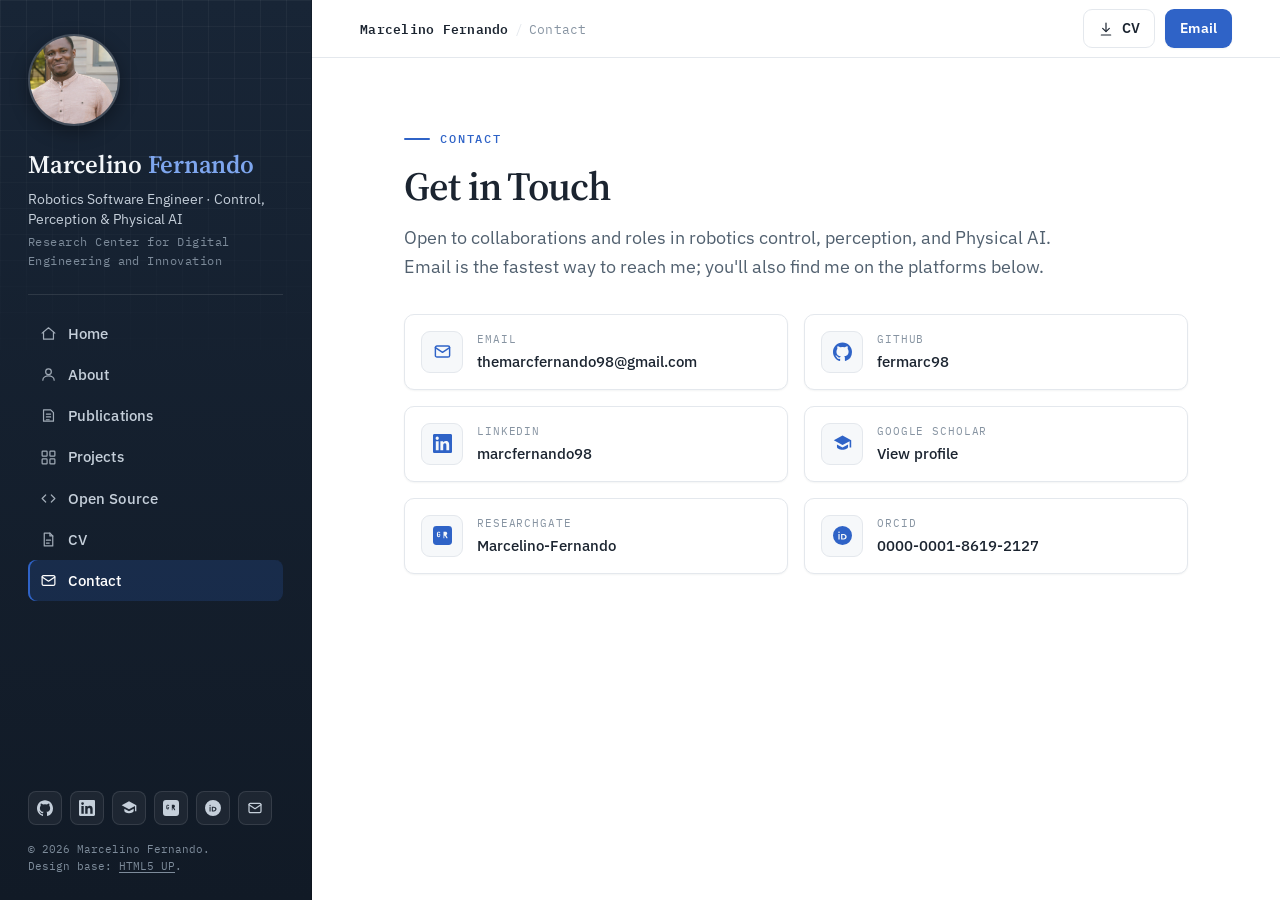
<file: contact.html>
<!DOCTYPE html>
<!--
	Marcelino Fernando — Contact. HTML5 UP "Prologue" base (html5up.net, CCA 3.0).
-->
<html lang="en">
	<head>
		<meta charset="utf-8" />
		<title>Contact — Marcelino Fernando</title>
		<meta name="viewport" content="width=device-width, initial-scale=1" />
		<meta name="description" content="Contact Marcelino Fernando — email, GitHub, LinkedIn, Google Scholar, ResearchGate, ORCID." />
		<link rel="stylesheet" href="assets/css/design.css" />
	</head>
	<body>

		<aside class="sidebar" id="sidebar">
			<div class="side-id">
				<img class="side-photo" src="images/profile.jpg" alt="Portrait of Marcelino Fernando" />
				<p class="side-name">Marcelino <span class="me">Fernando</span></p>
				<p class="side-role">Robotics Software Engineer · Control, Perception &amp; Physical AI</p>
				<p class="side-affil">Research Center for Digital Engineering and Innovation</p>
			</div>
			<div class="side-divider"></div>
			<nav class="nav" aria-label="Primary">
				<ul>
					<li><a href="index.html"><svg class="nav-ico" viewBox="0 0 24 24" fill="none" stroke="currentColor" stroke-width="1.7" stroke-linecap="round" stroke-linejoin="round" aria-hidden="true"><path d="M3 11.5 12 4l9 7.5"/><path d="M5 10v10h14V10"/></svg>Home</a></li>
					<li><a href="about.html"><svg class="nav-ico" viewBox="0 0 24 24" fill="none" stroke="currentColor" stroke-width="1.7" stroke-linecap="round" stroke-linejoin="round" aria-hidden="true"><circle cx="12" cy="8" r="4"/><path d="M4 20c0-4 4-6 8-6s8 2 8 6"/></svg>About</a></li>
					<li><a href="publications.html"><svg class="nav-ico" viewBox="0 0 24 24" fill="none" stroke="currentColor" stroke-width="1.7" stroke-linecap="round" stroke-linejoin="round" aria-hidden="true"><path d="M5 4h10l4 4v12H5z"/><path d="M9 10h6M9 14h6M9 18h4"/></svg>Publications</a></li>
					<li><a href="projects.html"><svg class="nav-ico" viewBox="0 0 24 24" fill="none" stroke="currentColor" stroke-width="1.7" stroke-linecap="round" stroke-linejoin="round" aria-hidden="true"><rect x="3" y="3" width="7" height="7" rx="1"/><rect x="14" y="3" width="7" height="7" rx="1"/><rect x="3" y="14" width="7" height="7" rx="1"/><rect x="14" y="14" width="7" height="7" rx="1"/></svg>Projects</a></li>
					<li><a href="code.html"><svg class="nav-ico" viewBox="0 0 24 24" fill="none" stroke="currentColor" stroke-width="1.7" stroke-linecap="round" stroke-linejoin="round" aria-hidden="true"><path d="m8 7-5 5 5 5"/><path d="m16 7 5 5-5 5"/></svg>Open Source</a></li>
					<li><a href="cv.html"><svg class="nav-ico" viewBox="0 0 24 24" fill="none" stroke="currentColor" stroke-width="1.7" stroke-linecap="round" stroke-linejoin="round" aria-hidden="true"><path d="M6 3h8l4 4v14H6z"/><path d="M14 3v4h4"/><path d="M9 13h6M9 17h4"/></svg>CV</a></li>
					<li><a href="contact.html" class="active"><svg class="nav-ico" viewBox="0 0 24 24" fill="none" stroke="currentColor" stroke-width="1.7" stroke-linecap="round" stroke-linejoin="round" aria-hidden="true"><rect x="3" y="5" width="18" height="14" rx="2"/><path d="m3 7 9 6 9-6"/></svg>Contact</a></li>
				</ul>
			</nav>
			<div class="side-foot">
				<ul class="socials">
					<li><a href="https://github.com/fermarc98" title="GitHub" aria-label="GitHub" target="_blank" rel="noopener"><svg viewBox="0 0 24 24" fill="currentColor" aria-hidden="true"><path d="M12 .5C5.37.5 0 5.87 0 12.5c0 5.3 3.44 9.8 8.21 11.38.6.11.82-.26.82-.58v-2.02c-3.34.73-4.04-1.61-4.04-1.61-.55-1.39-1.34-1.76-1.34-1.76-1.09-.75.08-.73.08-.73 1.2.08 1.84 1.24 1.84 1.24 1.07 1.83 2.81 1.3 3.5.99.11-.78.42-1.3.76-1.6-2.67-.3-5.47-1.34-5.47-5.96 0-1.32.47-2.39 1.24-3.23-.12-.31-.54-1.53.12-3.18 0 0 1.01-.32 3.3 1.23a11.5 11.5 0 0 1 6.01 0c2.29-1.55 3.3-1.23 3.3-1.23.66 1.65.24 2.87.12 3.18.77.84 1.24 1.91 1.24 3.23 0 4.63-2.81 5.65-5.49 5.95.43.37.81 1.1.81 2.22v3.29c0 .32.22.7.83.58A12 12 0 0 0 24 12.5C24 5.87 18.63.5 12 .5z"/></svg></a></li>
					<li><a href="https://linkedin.com/in/marcfernando98" title="LinkedIn" aria-label="LinkedIn" target="_blank" rel="noopener"><svg viewBox="0 0 24 24" fill="currentColor" aria-hidden="true"><path d="M20.45 20.45h-3.56v-5.57c0-1.33-.02-3.04-1.85-3.04-1.85 0-2.14 1.45-2.14 2.94v5.67H9.34V9h3.42v1.56h.05c.48-.9 1.64-1.85 3.37-1.85 3.6 0 4.27 2.37 4.27 5.46v6.28zM5.34 7.43a2.06 2.06 0 1 1 0-4.13 2.06 2.06 0 0 1 0 4.13zM7.12 20.45H3.56V9h3.56v11.45zM22.22 0H1.77C.79 0 0 .77 0 1.72v20.56C0 23.23.79 24 1.77 24h20.45c.98 0 1.78-.77 1.78-1.72V1.72C24 .77 23.2 0 22.22 0z"/></svg></a></li>
					<li><a href="https://scholar.google.com/citations?user=y-iys9YAAAAJ&amp;hl=en" title="Google Scholar" aria-label="Google Scholar" target="_blank" rel="noopener"><svg viewBox="0 0 24 24" fill="currentColor" aria-hidden="true"><path d="M12 2 1 8l11 6 9-4.91V17h2V8L12 2zM5 13.18v3.39C5 18.23 8.13 20 12 20s7-1.77 7-3.43v-3.39l-7 3.82-7-3.82z"/></svg></a></li>
					<li><a href="https://www.researchgate.net/profile/Marcelino-Fernando" title="ResearchGate" aria-label="ResearchGate" target="_blank" rel="noopener"><svg viewBox="0 0 24 24" fill="currentColor" aria-hidden="true"><path d="M19.59 0H4.41A4.41 4.41 0 0 0 0 4.41v15.18A4.41 4.41 0 0 0 4.41 24h15.18A4.41 4.41 0 0 0 24 19.59V4.41A4.41 4.41 0 0 0 19.59 0zM8.79 13.62c-.4.4-.95.6-1.62.6-.66 0-1.2-.2-1.6-.6-.4-.41-.6-.97-.6-1.67V9.49c0-.7.2-1.26.6-1.67.4-.4.94-.6 1.6-.6.66 0 1.21.2 1.61.6.27.28.45.63.53 1.06l-1 .2a1 1 0 0 0-.28-.56.96.96 0 0 0-.7-.25c-.32 0-.57.1-.74.3-.18.21-.27.5-.27.87v2.2c0 .37.09.66.27.86.17.2.42.3.75.3.32 0 .56-.1.72-.3.13-.16.2-.39.2-.67v-.4H6.91v-.93h2.21v1.21c0 .69-.2 1.24-.6 1.66zm9.45 1.9h-1.2l-1.88-3.13h-.9v3.13h-1.01V7.3h2.32c.75 0 1.34.18 1.76.55.42.37.63.88.63 1.54 0 .5-.13.93-.4 1.26-.25.31-.59.51-1.02.62l1.7 3.25z"/></svg></a></li>
					<li><a href="https://orcid.org/0000-0001-8619-2127" title="ORCID" aria-label="ORCID" target="_blank" rel="noopener"><svg viewBox="0 0 24 24" fill="currentColor" aria-hidden="true"><path d="M12 0a12 12 0 1 0 0 24 12 12 0 0 0 0-24zM7.6 7.02a.96.96 0 1 1 0 1.93.96.96 0 0 1 0-1.93zM6.83 10.1h1.54v7.06H6.83V10.1zm3.4 0h2.96c2.82 0 4.06 2.02 4.06 3.53 0 1.64-1.28 3.53-4.04 3.53h-2.98V10.1zm1.54 1.38v4.3h1.32c1.88 0 2.31-1.43 2.31-2.15 0-1.17-.75-2.15-2.36-2.15h-1.27z"/></svg></a></li>
					<li><a href="mailto:themarcfernando98@gmail.com" title="Email" aria-label="Email"><svg viewBox="0 0 24 24" fill="none" stroke="currentColor" stroke-width="1.8" stroke-linecap="round" stroke-linejoin="round" aria-hidden="true"><rect x="3" y="5" width="18" height="14" rx="2"/><path d="m3 7 9 6 9-6"/></svg></a></li>
				</ul>
				<p class="side-copy">
					&copy; <span id="year">2026</span> Marcelino Fernando.<br />
					Design base: <a href="https://html5up.net" target="_blank" rel="noopener">HTML5 UP</a>.
				</p>
			</div>
		</aside>

		<div class="scrim" id="scrim" hidden></div>

		<div class="main">
			<header class="topbar">
				<button class="menu-btn" id="menuBtn" aria-label="Open menu" aria-controls="sidebar" aria-expanded="false">
					<svg viewBox="0 0 24 24" fill="none" stroke="currentColor" stroke-width="1.8" stroke-linecap="round" aria-hidden="true"><path d="M4 7h16M4 12h16M4 17h16"/></svg>
					Menu
				</button>
				<span class="crumb"><b>Marcelino Fernando</b><span class="sep">/</span>Contact</span>
				<span class="spacer"></span>
				<div class="topbar-actions">
					<a class="btn ghost small topbar-link" href="files/cv.pdf" target="_blank" rel="noopener">
						<svg viewBox="0 0 24 24" fill="none" stroke="currentColor" stroke-width="1.8" stroke-linecap="round" stroke-linejoin="round" aria-hidden="true"><path d="M12 3v12"/><path d="m7 11 5 5 5-5"/><path d="M5 21h14"/></svg>
						CV
					</a>
					<a class="btn primary small topbar-link" href="mailto:themarcfernando98@gmail.com">Email</a>
				</div>
			</header>

			<main class="content">
				<p class="eyebrow">Contact</p>
				<h1 class="page-title">Get in Touch</h1>
				<p class="lead">Open to collaborations and roles in robotics control, perception, and Physical AI. Email is the fastest way to reach me; you'll also find me on the platforms below.</p>

				<div class="contacts" style="margin-top:32px;">

					<a class="ccard" href="mailto:themarcfernando98@gmail.com">
						<span class="ico"><svg viewBox="0 0 24 24" fill="none" stroke="currentColor" stroke-width="1.8" stroke-linecap="round" stroke-linejoin="round" aria-hidden="true"><rect x="3" y="5" width="18" height="14" rx="2"/><path d="m3 7 9 6 9-6"/></svg></span>
						<span><span class="c-label">Email</span><span class="c-value">themarcfernando98@gmail.com</span></span>
					</a>

					<a class="ccard" href="https://github.com/fermarc98" target="_blank" rel="noopener">
						<span class="ico"><svg viewBox="0 0 24 24" fill="currentColor" aria-hidden="true"><path d="M12 .5C5.37.5 0 5.87 0 12.5c0 5.3 3.44 9.8 8.21 11.38.6.11.82-.26.82-.58v-2.02c-3.34.73-4.04-1.61-4.04-1.61-.55-1.39-1.34-1.76-1.34-1.76-1.09-.75.08-.73.08-.73 1.2.08 1.84 1.24 1.84 1.24 1.07 1.83 2.81 1.3 3.5.99.11-.78.42-1.3.76-1.6-2.67-.3-5.47-1.34-5.47-5.96 0-1.32.47-2.39 1.24-3.23-.12-.31-.54-1.53.12-3.18 0 0 1.01-.32 3.3 1.23a11.5 11.5 0 0 1 6.01 0c2.29-1.55 3.3-1.23 3.3-1.23.66 1.65.24 2.87.12 3.18.77.84 1.24 1.91 1.24 3.23 0 4.63-2.81 5.65-5.49 5.95.43.37.81 1.1.81 2.22v3.29c0 .32.22.7.83.58A12 12 0 0 0 24 12.5C24 5.87 18.63.5 12 .5z"/></svg></span>
						<span><span class="c-label">GitHub</span><span class="c-value">fermarc98</span></span>
					</a>

					<a class="ccard" href="https://linkedin.com/in/marcfernando98" target="_blank" rel="noopener">
						<span class="ico"><svg viewBox="0 0 24 24" fill="currentColor" aria-hidden="true"><path d="M20.45 20.45h-3.56v-5.57c0-1.33-.02-3.04-1.85-3.04-1.85 0-2.14 1.45-2.14 2.94v5.67H9.34V9h3.42v1.56h.05c.48-.9 1.64-1.85 3.37-1.85 3.6 0 4.27 2.37 4.27 5.46v6.28zM5.34 7.43a2.06 2.06 0 1 1 0-4.13 2.06 2.06 0 0 1 0 4.13zM7.12 20.45H3.56V9h3.56v11.45zM22.22 0H1.77C.79 0 0 .77 0 1.72v20.56C0 23.23.79 24 1.77 24h20.45c.98 0 1.78-.77 1.78-1.72V1.72C24 .77 23.2 0 22.22 0z"/></svg></span>
						<span><span class="c-label">LinkedIn</span><span class="c-value">marcfernando98</span></span>
					</a>

					<a class="ccard" href="https://scholar.google.com/citations?user=y-iys9YAAAAJ&amp;hl=en" title="Google Scholar" target="_blank" rel="noopener">
						<span class="ico"><svg viewBox="0 0 24 24" fill="currentColor" aria-hidden="true"><path d="M12 2 1 8l11 6 9-4.91V17h2V8L12 2zM5 13.18v3.39C5 18.23 8.13 20 12 20s7-1.77 7-3.43v-3.39l-7 3.82-7-3.82z"/></svg></span>
						<span><span class="c-label">Google Scholar</span><span class="c-value">View profile</span></span>
					</a>

					<a class="ccard" href="https://www.researchgate.net/profile/Marcelino-Fernando" title="ResearchGate" target="_blank" rel="noopener">
						<span class="ico"><svg viewBox="0 0 24 24" fill="currentColor" aria-hidden="true"><path d="M19.59 0H4.41A4.41 4.41 0 0 0 0 4.41v15.18A4.41 4.41 0 0 0 4.41 24h15.18A4.41 4.41 0 0 0 24 19.59V4.41A4.41 4.41 0 0 0 19.59 0zM8.79 13.62c-.4.4-.95.6-1.62.6-.66 0-1.2-.2-1.6-.6-.4-.41-.6-.97-.6-1.67V9.49c0-.7.2-1.26.6-1.67.4-.4.94-.6 1.6-.6.66 0 1.21.2 1.61.6.27.28.45.63.53 1.06l-1 .2a1 1 0 0 0-.28-.56.96.96 0 0 0-.7-.25c-.32 0-.57.1-.74.3-.18.21-.27.5-.27.87v2.2c0 .37.09.66.27.86.17.2.42.3.75.3.32 0 .56-.1.72-.3.13-.16.2-.39.2-.67v-.4H6.91v-.93h2.21v1.21c0 .69-.2 1.24-.6 1.66zm9.45 1.9h-1.2l-1.88-3.13h-.9v3.13h-1.01V7.3h2.32c.75 0 1.34.18 1.76.55.42.37.63.88.63 1.54 0 .5-.13.93-.4 1.26-.25.31-.59.51-1.02.62l1.7 3.25z"/></svg></span>
						<span><span class="c-label">ResearchGate</span><span class="c-value">Marcelino-Fernando</span></span>
					</a>

					<a class="ccard" href="https://orcid.org/0000-0001-8619-2127" title="ORCID" target="_blank" rel="noopener">
						<span class="ico"><svg viewBox="0 0 24 24" fill="currentColor" aria-hidden="true"><path d="M12 0a12 12 0 1 0 0 24 12 12 0 0 0 0-24zM7.6 7.02a.96.96 0 1 1 0 1.93.96.96 0 0 1 0-1.93zM6.83 10.1h1.54v7.06H6.83V10.1zm3.4 0h2.96c2.82 0 4.06 2.02 4.06 3.53 0 1.64-1.28 3.53-4.04 3.53h-2.98V10.1zm1.54 1.38v4.3h1.32c1.88 0 2.31-1.43 2.31-2.15 0-1.17-.75-2.15-2.36-2.15h-1.27z"/></svg></span>
						<span><span class="c-label">ORCID</span><span class="c-value">0000-0001-8619-2127</span></span>
					</a>

				</div>
			</main>
		</div>

		<script src="assets/js/site.js"></script>
	</body>
</html>
</file>
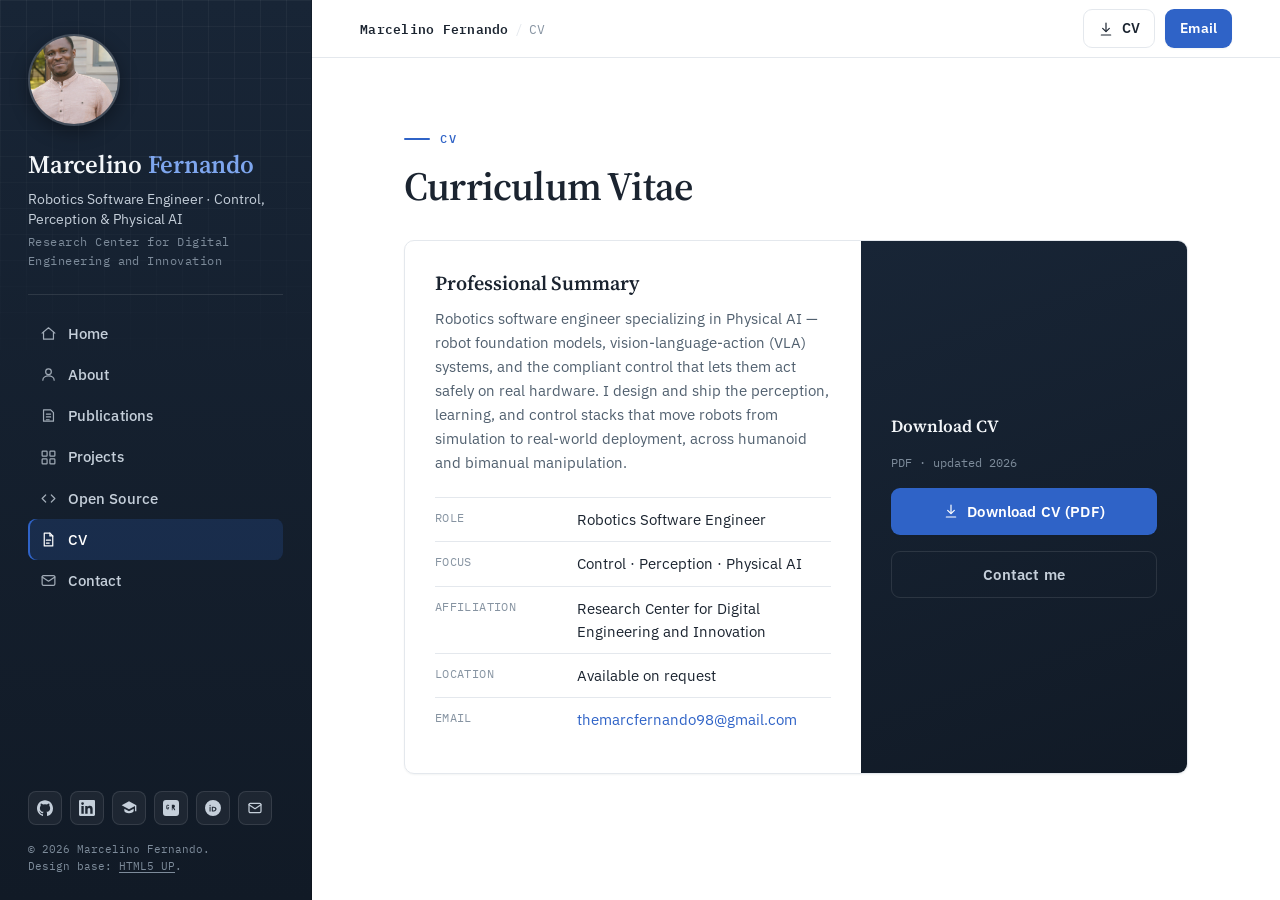
<file: cv.html>
<!DOCTYPE html>
<!--
	Marcelino Fernando — CV. HTML5 UP "Prologue" base (html5up.net, CCA 3.0).
-->
<html lang="en">
	<head>
		<meta charset="utf-8" />
		<title>CV — Marcelino Fernando</title>
		<meta name="viewport" content="width=device-width, initial-scale=1" />
		<meta name="description" content="Curriculum vitae of Marcelino Fernando — Robotics Software Engineer in Control, Perception & Physical AI." />
		<link rel="stylesheet" href="assets/css/design.css" />
	</head>
	<body>

		<aside class="sidebar" id="sidebar">
			<div class="side-id">
				<img class="side-photo" src="images/profile.jpg" alt="Portrait of Marcelino Fernando" />
				<p class="side-name">Marcelino <span class="me">Fernando</span></p>
				<p class="side-role">Robotics Software Engineer · Control, Perception &amp; Physical AI</p>
				<p class="side-affil">Research Center for Digital Engineering and Innovation</p>
			</div>
			<div class="side-divider"></div>
			<nav class="nav" aria-label="Primary">
				<ul>
					<li><a href="index.html"><svg class="nav-ico" viewBox="0 0 24 24" fill="none" stroke="currentColor" stroke-width="1.7" stroke-linecap="round" stroke-linejoin="round" aria-hidden="true"><path d="M3 11.5 12 4l9 7.5"/><path d="M5 10v10h14V10"/></svg>Home</a></li>
					<li><a href="about.html"><svg class="nav-ico" viewBox="0 0 24 24" fill="none" stroke="currentColor" stroke-width="1.7" stroke-linecap="round" stroke-linejoin="round" aria-hidden="true"><circle cx="12" cy="8" r="4"/><path d="M4 20c0-4 4-6 8-6s8 2 8 6"/></svg>About</a></li>
					<li><a href="publications.html"><svg class="nav-ico" viewBox="0 0 24 24" fill="none" stroke="currentColor" stroke-width="1.7" stroke-linecap="round" stroke-linejoin="round" aria-hidden="true"><path d="M5 4h10l4 4v12H5z"/><path d="M9 10h6M9 14h6M9 18h4"/></svg>Publications</a></li>
					<li><a href="projects.html"><svg class="nav-ico" viewBox="0 0 24 24" fill="none" stroke="currentColor" stroke-width="1.7" stroke-linecap="round" stroke-linejoin="round" aria-hidden="true"><rect x="3" y="3" width="7" height="7" rx="1"/><rect x="14" y="3" width="7" height="7" rx="1"/><rect x="3" y="14" width="7" height="7" rx="1"/><rect x="14" y="14" width="7" height="7" rx="1"/></svg>Projects</a></li>
					<li><a href="code.html"><svg class="nav-ico" viewBox="0 0 24 24" fill="none" stroke="currentColor" stroke-width="1.7" stroke-linecap="round" stroke-linejoin="round" aria-hidden="true"><path d="m8 7-5 5 5 5"/><path d="m16 7 5 5-5 5"/></svg>Open Source</a></li>
					<li><a href="cv.html" class="active"><svg class="nav-ico" viewBox="0 0 24 24" fill="none" stroke="currentColor" stroke-width="1.7" stroke-linecap="round" stroke-linejoin="round" aria-hidden="true"><path d="M6 3h8l4 4v14H6z"/><path d="M14 3v4h4"/><path d="M9 13h6M9 17h4"/></svg>CV</a></li>
					<li><a href="contact.html"><svg class="nav-ico" viewBox="0 0 24 24" fill="none" stroke="currentColor" stroke-width="1.7" stroke-linecap="round" stroke-linejoin="round" aria-hidden="true"><rect x="3" y="5" width="18" height="14" rx="2"/><path d="m3 7 9 6 9-6"/></svg>Contact</a></li>
				</ul>
			</nav>
			<div class="side-foot">
				<ul class="socials">
					<li><a href="https://github.com/fermarc98" title="GitHub" aria-label="GitHub" target="_blank" rel="noopener"><svg viewBox="0 0 24 24" fill="currentColor" aria-hidden="true"><path d="M12 .5C5.37.5 0 5.87 0 12.5c0 5.3 3.44 9.8 8.21 11.38.6.11.82-.26.82-.58v-2.02c-3.34.73-4.04-1.61-4.04-1.61-.55-1.39-1.34-1.76-1.34-1.76-1.09-.75.08-.73.08-.73 1.2.08 1.84 1.24 1.84 1.24 1.07 1.83 2.81 1.3 3.5.99.11-.78.42-1.3.76-1.6-2.67-.3-5.47-1.34-5.47-5.96 0-1.32.47-2.39 1.24-3.23-.12-.31-.54-1.53.12-3.18 0 0 1.01-.32 3.3 1.23a11.5 11.5 0 0 1 6.01 0c2.29-1.55 3.3-1.23 3.3-1.23.66 1.65.24 2.87.12 3.18.77.84 1.24 1.91 1.24 3.23 0 4.63-2.81 5.65-5.49 5.95.43.37.81 1.1.81 2.22v3.29c0 .32.22.7.83.58A12 12 0 0 0 24 12.5C24 5.87 18.63.5 12 .5z"/></svg></a></li>
					<li><a href="https://linkedin.com/in/marcfernando98" title="LinkedIn" aria-label="LinkedIn" target="_blank" rel="noopener"><svg viewBox="0 0 24 24" fill="currentColor" aria-hidden="true"><path d="M20.45 20.45h-3.56v-5.57c0-1.33-.02-3.04-1.85-3.04-1.85 0-2.14 1.45-2.14 2.94v5.67H9.34V9h3.42v1.56h.05c.48-.9 1.64-1.85 3.37-1.85 3.6 0 4.27 2.37 4.27 5.46v6.28zM5.34 7.43a2.06 2.06 0 1 1 0-4.13 2.06 2.06 0 0 1 0 4.13zM7.12 20.45H3.56V9h3.56v11.45zM22.22 0H1.77C.79 0 0 .77 0 1.72v20.56C0 23.23.79 24 1.77 24h20.45c.98 0 1.78-.77 1.78-1.72V1.72C24 .77 23.2 0 22.22 0z"/></svg></a></li>
					<li><a href="https://scholar.google.com/citations?user=y-iys9YAAAAJ&amp;hl=en" title="Google Scholar" aria-label="Google Scholar" target="_blank" rel="noopener"><svg viewBox="0 0 24 24" fill="currentColor" aria-hidden="true"><path d="M12 2 1 8l11 6 9-4.91V17h2V8L12 2zM5 13.18v3.39C5 18.23 8.13 20 12 20s7-1.77 7-3.43v-3.39l-7 3.82-7-3.82z"/></svg></a></li>
					<li><a href="https://www.researchgate.net/profile/Marcelino-Fernando" title="ResearchGate" aria-label="ResearchGate" target="_blank" rel="noopener"><svg viewBox="0 0 24 24" fill="currentColor" aria-hidden="true"><path d="M19.59 0H4.41A4.41 4.41 0 0 0 0 4.41v15.18A4.41 4.41 0 0 0 4.41 24h15.18A4.41 4.41 0 0 0 24 19.59V4.41A4.41 4.41 0 0 0 19.59 0zM8.79 13.62c-.4.4-.95.6-1.62.6-.66 0-1.2-.2-1.6-.6-.4-.41-.6-.97-.6-1.67V9.49c0-.7.2-1.26.6-1.67.4-.4.94-.6 1.6-.6.66 0 1.21.2 1.61.6.27.28.45.63.53 1.06l-1 .2a1 1 0 0 0-.28-.56.96.96 0 0 0-.7-.25c-.32 0-.57.1-.74.3-.18.21-.27.5-.27.87v2.2c0 .37.09.66.27.86.17.2.42.3.75.3.32 0 .56-.1.72-.3.13-.16.2-.39.2-.67v-.4H6.91v-.93h2.21v1.21c0 .69-.2 1.24-.6 1.66zm9.45 1.9h-1.2l-1.88-3.13h-.9v3.13h-1.01V7.3h2.32c.75 0 1.34.18 1.76.55.42.37.63.88.63 1.54 0 .5-.13.93-.4 1.26-.25.31-.59.51-1.02.62l1.7 3.25z"/></svg></a></li>
					<li><a href="https://orcid.org/0000-0001-8619-2127" title="ORCID" aria-label="ORCID" target="_blank" rel="noopener"><svg viewBox="0 0 24 24" fill="currentColor" aria-hidden="true"><path d="M12 0a12 12 0 1 0 0 24 12 12 0 0 0 0-24zM7.6 7.02a.96.96 0 1 1 0 1.93.96.96 0 0 1 0-1.93zM6.83 10.1h1.54v7.06H6.83V10.1zm3.4 0h2.96c2.82 0 4.06 2.02 4.06 3.53 0 1.64-1.28 3.53-4.04 3.53h-2.98V10.1zm1.54 1.38v4.3h1.32c1.88 0 2.31-1.43 2.31-2.15 0-1.17-.75-2.15-2.36-2.15h-1.27z"/></svg></a></li>
					<li><a href="mailto:themarcfernando98@gmail.com" title="Email" aria-label="Email"><svg viewBox="0 0 24 24" fill="none" stroke="currentColor" stroke-width="1.8" stroke-linecap="round" stroke-linejoin="round" aria-hidden="true"><rect x="3" y="5" width="18" height="14" rx="2"/><path d="m3 7 9 6 9-6"/></svg></a></li>
				</ul>
				<p class="side-copy">
					&copy; <span id="year">2026</span> Marcelino Fernando.<br />
					Design base: <a href="https://html5up.net" target="_blank" rel="noopener">HTML5 UP</a>.
				</p>
			</div>
		</aside>

		<div class="scrim" id="scrim" hidden></div>

		<div class="main">
			<header class="topbar">
				<button class="menu-btn" id="menuBtn" aria-label="Open menu" aria-controls="sidebar" aria-expanded="false">
					<svg viewBox="0 0 24 24" fill="none" stroke="currentColor" stroke-width="1.8" stroke-linecap="round" aria-hidden="true"><path d="M4 7h16M4 12h16M4 17h16"/></svg>
					Menu
				</button>
				<span class="crumb"><b>Marcelino Fernando</b><span class="sep">/</span>CV</span>
				<span class="spacer"></span>
				<div class="topbar-actions">
					<a class="btn ghost small topbar-link" href="files/cv.pdf" target="_blank" rel="noopener">
						<svg viewBox="0 0 24 24" fill="none" stroke="currentColor" stroke-width="1.8" stroke-linecap="round" stroke-linejoin="round" aria-hidden="true"><path d="M12 3v12"/><path d="m7 11 5 5 5-5"/><path d="M5 21h14"/></svg>
						CV
					</a>
					<a class="btn primary small topbar-link" href="mailto:themarcfernando98@gmail.com">Email</a>
				</div>
			</header>

			<main class="content">
				<p class="eyebrow">CV</p>
				<h1 class="page-title">Curriculum Vitae</h1>

				<div class="cv-card" style="margin-top:30px;">
					<div class="cv-left">
						<h3>Professional Summary</h3>
						<p>Robotics software engineer specializing in Physical AI — robot foundation models, vision-language-action (VLA) systems, and the compliant control that lets them act safely on real hardware. I design and ship the perception, learning, and control stacks that move robots from simulation to real-world deployment, across humanoid and bimanual manipulation.</p>
						<dl class="def">
							<div><dt>Role</dt><dd>Robotics Software Engineer</dd></div>
							<div><dt>Focus</dt><dd>Control · Perception · Physical AI</dd></div>
							<div><dt>Affiliation</dt><dd>Research Center for Digital Engineering and Innovation</dd></div>
							<div><dt>Location</dt><dd>Available on request</dd></div>
							<div><dt>Email</dt><dd><a href="mailto:themarcfernando98@gmail.com">themarcfernando98@gmail.com</a></dd></div>
						</dl>
					</div>
					<div class="cv-right">
						<h4>Download CV</h4>
						<p>PDF · updated 2026</p>
						<a class="btn primary" href="files/cv.pdf" target="_blank" rel="noopener">
							<svg viewBox="0 0 24 24" fill="none" stroke="currentColor" stroke-width="1.8" stroke-linecap="round" stroke-linejoin="round" aria-hidden="true"><path d="M12 3v12"/><path d="m7 11 5 5 5-5"/><path d="M5 21h14"/></svg>
							Download CV (PDF)
						</a>
						<a class="btn ghost" href="contact.html">Contact me</a>
					</div>
				</div>
			</main>
		</div>

		<script src="assets/js/site.js"></script>
	</body>
</html>
</file>
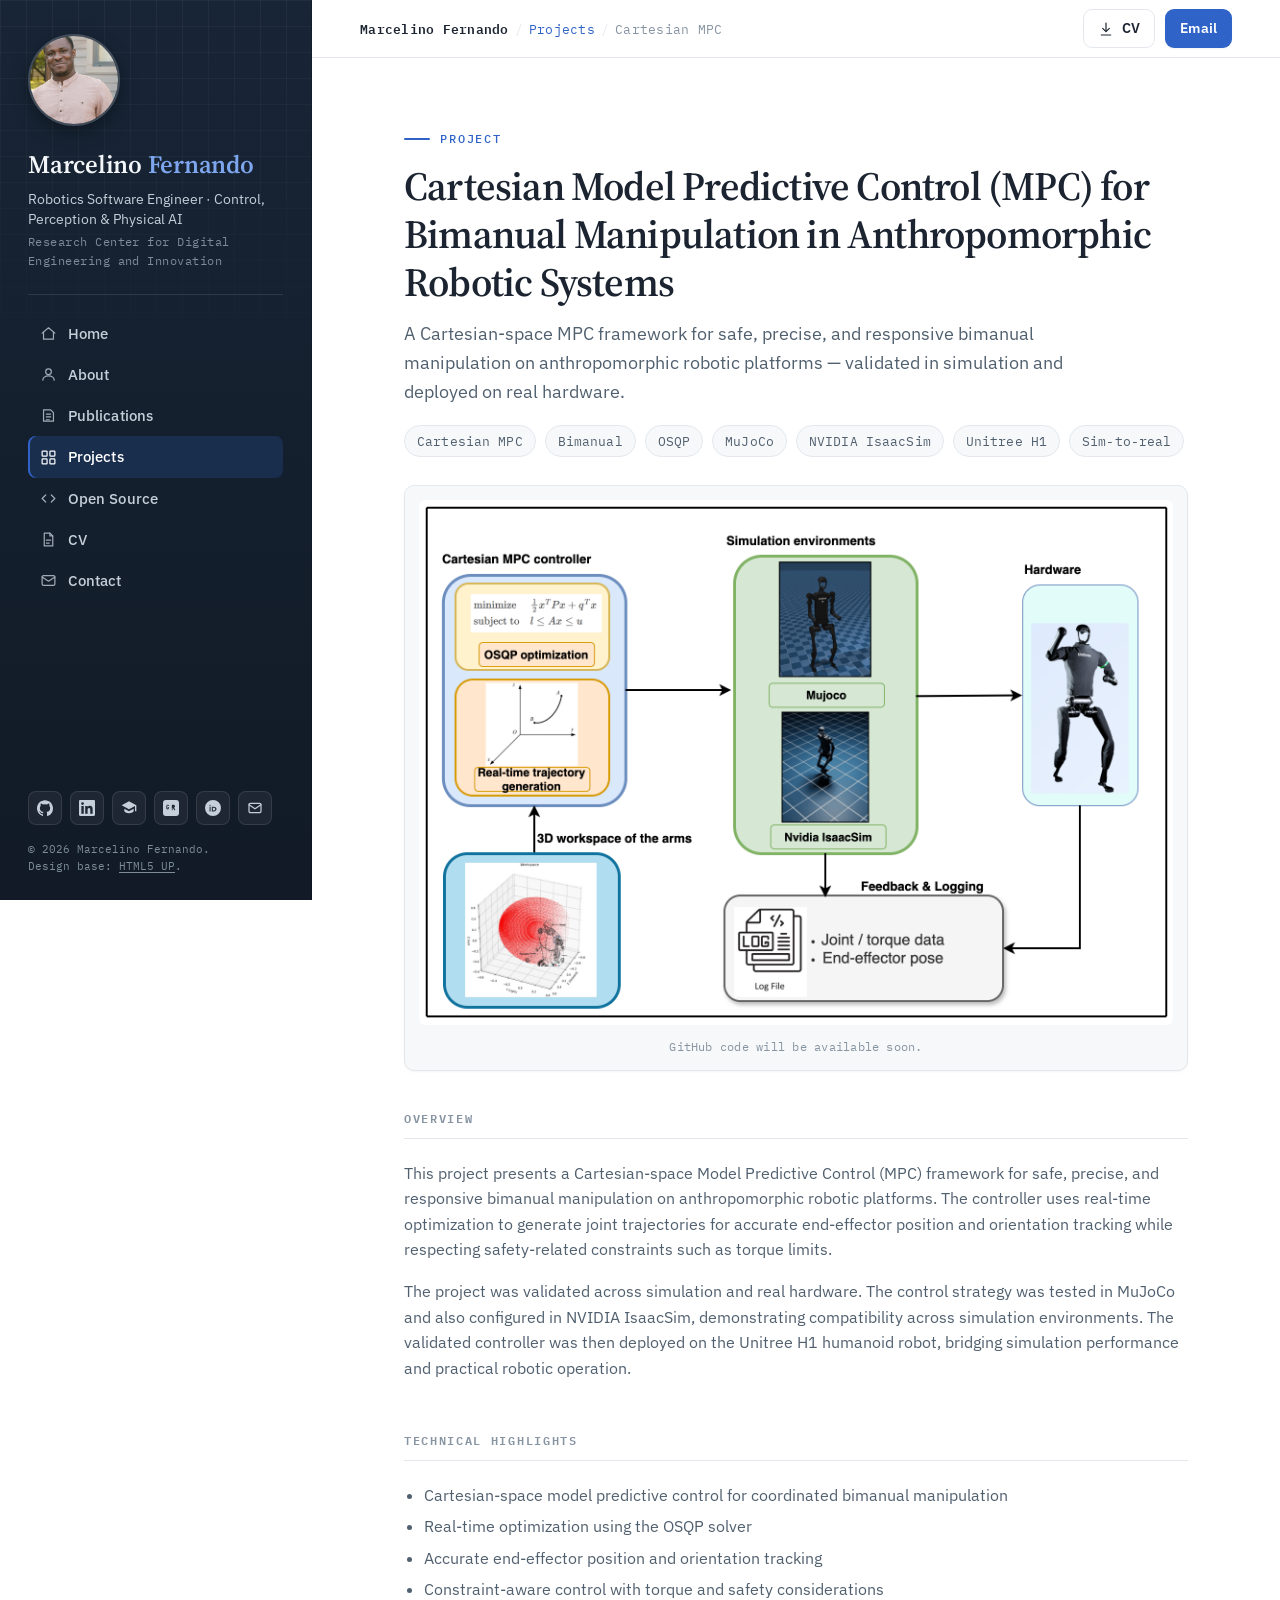
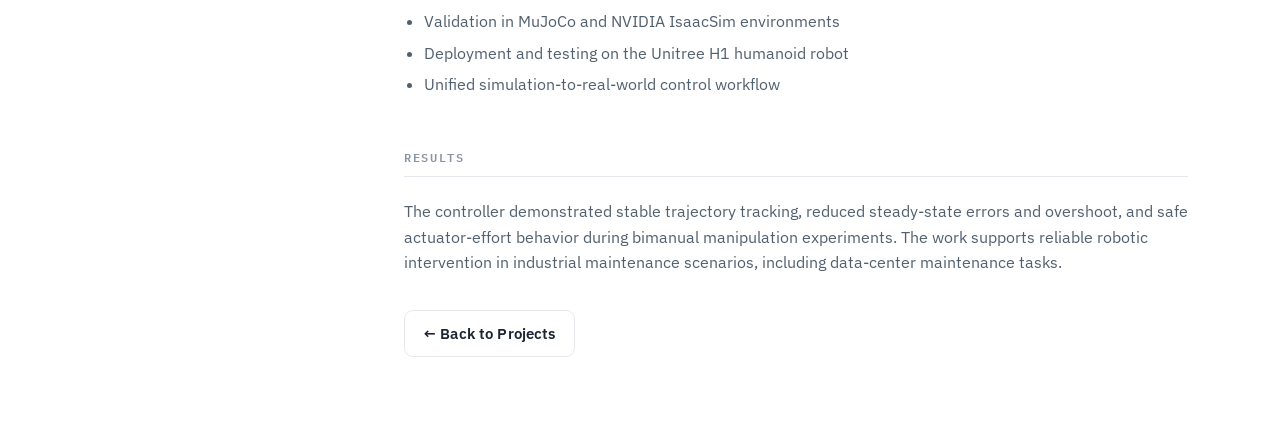
<file: project-cartesian-mpc.html>
<!DOCTYPE html>
<!--
	Marcelino Fernando — Project detail: Cartesian MPC. HTML5 UP "Prologue" base (html5up.net, CCA 3.0).
-->
<html lang="en">
	<head>
		<meta charset="utf-8" />
		<title>Cartesian MPC for Bimanual Manipulation — Marcelino Fernando</title>
		<meta name="viewport" content="width=device-width, initial-scale=1" />
		<meta name="description" content="Cartesian-space Model Predictive Control (MPC) for safe, precise bimanual manipulation on anthropomorphic robots — validated in MuJoCo and NVIDIA IsaacSim, deployed on the Unitree H1." />
		<link rel="stylesheet" href="assets/css/design.css" />
	</head>
	<body>

		<aside class="sidebar" id="sidebar">
			<div class="side-id">
				<img class="side-photo" src="images/profile.jpg" alt="Portrait of Marcelino Fernando" />
				<p class="side-name">Marcelino <span class="me">Fernando</span></p>
				<p class="side-role">Robotics Software Engineer · Control, Perception &amp; Physical AI</p>
				<p class="side-affil">Research Center for Digital Engineering and Innovation</p>
			</div>
			<div class="side-divider"></div>
			<nav class="nav" aria-label="Primary">
				<ul>
					<li><a href="index.html"><svg class="nav-ico" viewBox="0 0 24 24" fill="none" stroke="currentColor" stroke-width="1.7" stroke-linecap="round" stroke-linejoin="round" aria-hidden="true"><path d="M3 11.5 12 4l9 7.5"/><path d="M5 10v10h14V10"/></svg>Home</a></li>
					<li><a href="about.html"><svg class="nav-ico" viewBox="0 0 24 24" fill="none" stroke="currentColor" stroke-width="1.7" stroke-linecap="round" stroke-linejoin="round" aria-hidden="true"><circle cx="12" cy="8" r="4"/><path d="M4 20c0-4 4-6 8-6s8 2 8 6"/></svg>About</a></li>
					<li><a href="publications.html"><svg class="nav-ico" viewBox="0 0 24 24" fill="none" stroke="currentColor" stroke-width="1.7" stroke-linecap="round" stroke-linejoin="round" aria-hidden="true"><path d="M5 4h10l4 4v12H5z"/><path d="M9 10h6M9 14h6M9 18h4"/></svg>Publications</a></li>
					<li><a href="projects.html" class="active"><svg class="nav-ico" viewBox="0 0 24 24" fill="none" stroke="currentColor" stroke-width="1.7" stroke-linecap="round" stroke-linejoin="round" aria-hidden="true"><rect x="3" y="3" width="7" height="7" rx="1"/><rect x="14" y="3" width="7" height="7" rx="1"/><rect x="3" y="14" width="7" height="7" rx="1"/><rect x="14" y="14" width="7" height="7" rx="1"/></svg>Projects</a></li>
					<li><a href="code.html"><svg class="nav-ico" viewBox="0 0 24 24" fill="none" stroke="currentColor" stroke-width="1.7" stroke-linecap="round" stroke-linejoin="round" aria-hidden="true"><path d="m8 7-5 5 5 5"/><path d="m16 7 5 5-5 5"/></svg>Open Source</a></li>
					<li><a href="cv.html"><svg class="nav-ico" viewBox="0 0 24 24" fill="none" stroke="currentColor" stroke-width="1.7" stroke-linecap="round" stroke-linejoin="round" aria-hidden="true"><path d="M6 3h8l4 4v14H6z"/><path d="M14 3v4h4"/><path d="M9 13h6M9 17h4"/></svg>CV</a></li>
					<li><a href="contact.html"><svg class="nav-ico" viewBox="0 0 24 24" fill="none" stroke="currentColor" stroke-width="1.7" stroke-linecap="round" stroke-linejoin="round" aria-hidden="true"><rect x="3" y="5" width="18" height="14" rx="2"/><path d="m3 7 9 6 9-6"/></svg>Contact</a></li>
				</ul>
			</nav>
			<div class="side-foot">
				<ul class="socials">
					<li><a href="https://github.com/fermarc98" title="GitHub" aria-label="GitHub" target="_blank" rel="noopener"><svg viewBox="0 0 24 24" fill="currentColor" aria-hidden="true"><path d="M12 .5C5.37.5 0 5.87 0 12.5c0 5.3 3.44 9.8 8.21 11.38.6.11.82-.26.82-.58v-2.02c-3.34.73-4.04-1.61-4.04-1.61-.55-1.39-1.34-1.76-1.34-1.76-1.09-.75.08-.73.08-.73 1.2.08 1.84 1.24 1.84 1.24 1.07 1.83 2.81 1.3 3.5.99.11-.78.42-1.3.76-1.6-2.67-.3-5.47-1.34-5.47-5.96 0-1.32.47-2.39 1.24-3.23-.12-.31-.54-1.53.12-3.18 0 0 1.01-.32 3.3 1.23a11.5 11.5 0 0 1 6.01 0c2.29-1.55 3.3-1.23 3.3-1.23.66 1.65.24 2.87.12 3.18.77.84 1.24 1.91 1.24 3.23 0 4.63-2.81 5.65-5.49 5.95.43.37.81 1.1.81 2.22v3.29c0 .32.22.7.83.58A12 12 0 0 0 24 12.5C24 5.87 18.63.5 12 .5z"/></svg></a></li>
					<li><a href="https://linkedin.com/in/marcfernando98" title="LinkedIn" aria-label="LinkedIn" target="_blank" rel="noopener"><svg viewBox="0 0 24 24" fill="currentColor" aria-hidden="true"><path d="M20.45 20.45h-3.56v-5.57c0-1.33-.02-3.04-1.85-3.04-1.85 0-2.14 1.45-2.14 2.94v5.67H9.34V9h3.42v1.56h.05c.48-.9 1.64-1.85 3.37-1.85 3.6 0 4.27 2.37 4.27 5.46v6.28zM5.34 7.43a2.06 2.06 0 1 1 0-4.13 2.06 2.06 0 0 1 0 4.13zM7.12 20.45H3.56V9h3.56v11.45zM22.22 0H1.77C.79 0 0 .77 0 1.72v20.56C0 23.23.79 24 1.77 24h20.45c.98 0 1.78-.77 1.78-1.72V1.72C24 .77 23.2 0 22.22 0z"/></svg></a></li>
					<li><a href="https://scholar.google.com/citations?user=y-iys9YAAAAJ&amp;hl=en" title="Google Scholar" aria-label="Google Scholar" target="_blank" rel="noopener"><svg viewBox="0 0 24 24" fill="currentColor" aria-hidden="true"><path d="M12 2 1 8l11 6 9-4.91V17h2V8L12 2zM5 13.18v3.39C5 18.23 8.13 20 12 20s7-1.77 7-3.43v-3.39l-7 3.82-7-3.82z"/></svg></a></li>
					<li><a href="https://www.researchgate.net/profile/Marcelino-Fernando" title="ResearchGate" aria-label="ResearchGate" target="_blank" rel="noopener"><svg viewBox="0 0 24 24" fill="currentColor" aria-hidden="true"><path d="M19.59 0H4.41A4.41 4.41 0 0 0 0 4.41v15.18A4.41 4.41 0 0 0 4.41 24h15.18A4.41 4.41 0 0 0 24 19.59V4.41A4.41 4.41 0 0 0 19.59 0zM8.79 13.62c-.4.4-.95.6-1.62.6-.66 0-1.2-.2-1.6-.6-.4-.41-.6-.97-.6-1.67V9.49c0-.7.2-1.26.6-1.67.4-.4.94-.6 1.6-.6.66 0 1.21.2 1.61.6.27.28.45.63.53 1.06l-1 .2a1 1 0 0 0-.28-.56.96.96 0 0 0-.7-.25c-.32 0-.57.1-.74.3-.18.21-.27.5-.27.87v2.2c0 .37.09.66.27.86.17.2.42.3.75.3.32 0 .56-.1.72-.3.13-.16.2-.39.2-.67v-.4H6.91v-.93h2.21v1.21c0 .69-.2 1.24-.6 1.66zm9.45 1.9h-1.2l-1.88-3.13h-.9v3.13h-1.01V7.3h2.32c.75 0 1.34.18 1.76.55.42.37.63.88.63 1.54 0 .5-.13.93-.4 1.26-.25.31-.59.51-1.02.62l1.7 3.25z"/></svg></a></li>
					<li><a href="https://orcid.org/0000-0001-8619-2127" title="ORCID" aria-label="ORCID" target="_blank" rel="noopener"><svg viewBox="0 0 24 24" fill="currentColor" aria-hidden="true"><path d="M12 0a12 12 0 1 0 0 24 12 12 0 0 0 0-24zM7.6 7.02a.96.96 0 1 1 0 1.93.96.96 0 0 1 0-1.93zM6.83 10.1h1.54v7.06H6.83V10.1zm3.4 0h2.96c2.82 0 4.06 2.02 4.06 3.53 0 1.64-1.28 3.53-4.04 3.53h-2.98V10.1zm1.54 1.38v4.3h1.32c1.88 0 2.31-1.43 2.31-2.15 0-1.17-.75-2.15-2.36-2.15h-1.27z"/></svg></a></li>
					<li><a href="mailto:themarcfernando98@gmail.com" title="Email" aria-label="Email"><svg viewBox="0 0 24 24" fill="none" stroke="currentColor" stroke-width="1.8" stroke-linecap="round" stroke-linejoin="round" aria-hidden="true"><rect x="3" y="5" width="18" height="14" rx="2"/><path d="m3 7 9 6 9-6"/></svg></a></li>
				</ul>
				<p class="side-copy">
					&copy; <span id="year">2026</span> Marcelino Fernando.<br />
					Design base: <a href="https://html5up.net" target="_blank" rel="noopener">HTML5 UP</a>.
				</p>
			</div>
		</aside>

		<div class="scrim" id="scrim" hidden></div>

		<div class="main">
			<header class="topbar">
				<button class="menu-btn" id="menuBtn" aria-label="Open menu" aria-controls="sidebar" aria-expanded="false">
					<svg viewBox="0 0 24 24" fill="none" stroke="currentColor" stroke-width="1.8" stroke-linecap="round" aria-hidden="true"><path d="M4 7h16M4 12h16M4 17h16"/></svg>
					Menu
				</button>
				<span class="crumb"><b>Marcelino Fernando</b><span class="sep">/</span><a href="projects.html">Projects</a><span class="sep">/</span>Cartesian MPC</span>
				<span class="spacer"></span>
				<div class="topbar-actions">
					<a class="btn ghost small topbar-link" href="files/cv.pdf" target="_blank" rel="noopener">
						<svg viewBox="0 0 24 24" fill="none" stroke="currentColor" stroke-width="1.8" stroke-linecap="round" stroke-linejoin="round" aria-hidden="true"><path d="M12 3v12"/><path d="m7 11 5 5 5-5"/><path d="M5 21h14"/></svg>
						CV
					</a>
					<a class="btn primary small topbar-link" href="mailto:themarcfernando98@gmail.com">Email</a>
				</div>
			</header>

			<main class="content">
				<p class="eyebrow">Project</p>
				<h1 class="page-title">Cartesian Model Predictive Control (MPC) for Bimanual Manipulation in Anthropomorphic Robotic Systems</h1>
				<p class="lead">A Cartesian-space MPC framework for safe, precise, and responsive bimanual manipulation on anthropomorphic robotic platforms — validated in simulation and deployed on real hardware.</p>

				<div class="chips" style="margin-top:18px;">
					<span class="chip">Cartesian MPC</span><span class="chip">Bimanual</span><span class="chip">OSQP</span><span class="chip">MuJoCo</span><span class="chip">NVIDIA IsaacSim</span><span class="chip">Unitree H1</span><span class="chip">Sim-to-real</span>
				</div>

				<figure class="detail-fig">
					<img src="images/projects/cartesian-mpc/cartesianmpc.png" alt="Cartesian MPC for bimanual manipulation — system architecture" loading="lazy" />
					<figcaption>GitHub code will be available soon.</figcaption>
				</figure>

				<!-- Overview -->
				<section class="section prose">
					<h2 class="section-head">Overview</h2>
					<p>This project presents a Cartesian-space Model Predictive Control (MPC) framework for safe, precise, and responsive bimanual manipulation on anthropomorphic robotic platforms. The controller uses real-time optimization to generate joint trajectories for accurate end-effector position and orientation tracking while respecting safety-related constraints such as torque limits.</p>
					<p>The project was validated across simulation and real hardware. The control strategy was tested in MuJoCo and also configured in NVIDIA IsaacSim, demonstrating compatibility across simulation environments. The validated controller was then deployed on the Unitree H1 humanoid robot, bridging simulation performance and practical robotic operation.</p>
				</section>

				<!-- Technical highlights -->
				<section class="section">
					<h2 class="section-head">Technical Highlights</h2>
					<ul class="bullets">
						<li>Cartesian-space model predictive control for coordinated bimanual manipulation</li>
						<li>Real-time optimization using the OSQP solver</li>
						<li>Accurate end-effector position and orientation tracking</li>
						<li>Constraint-aware control with torque and safety considerations</li>
						<li>Validation in MuJoCo and NVIDIA IsaacSim environments</li>
						<li>Deployment and testing on the Unitree H1 humanoid robot</li>
						<li>Unified simulation-to-real-world control workflow</li>
					</ul>
				</section>

				<!-- Results -->
				<section class="section prose">
					<h2 class="section-head">Results</h2>
					<p>The controller demonstrated stable trajectory tracking, reduced steady-state errors and overshoot, and safe actuator-effort behavior during bimanual manipulation experiments. The work supports reliable robotic intervention in industrial maintenance scenarios, including data-center maintenance tasks.</p>
				</section>

				<div style="margin-top:34px;">
					<a class="btn ghost" href="projects.html">← Back to Projects</a>
				</div>
			</main>
		</div>

		<script src="assets/js/site.js"></script>
	</body>
</html>
</file>
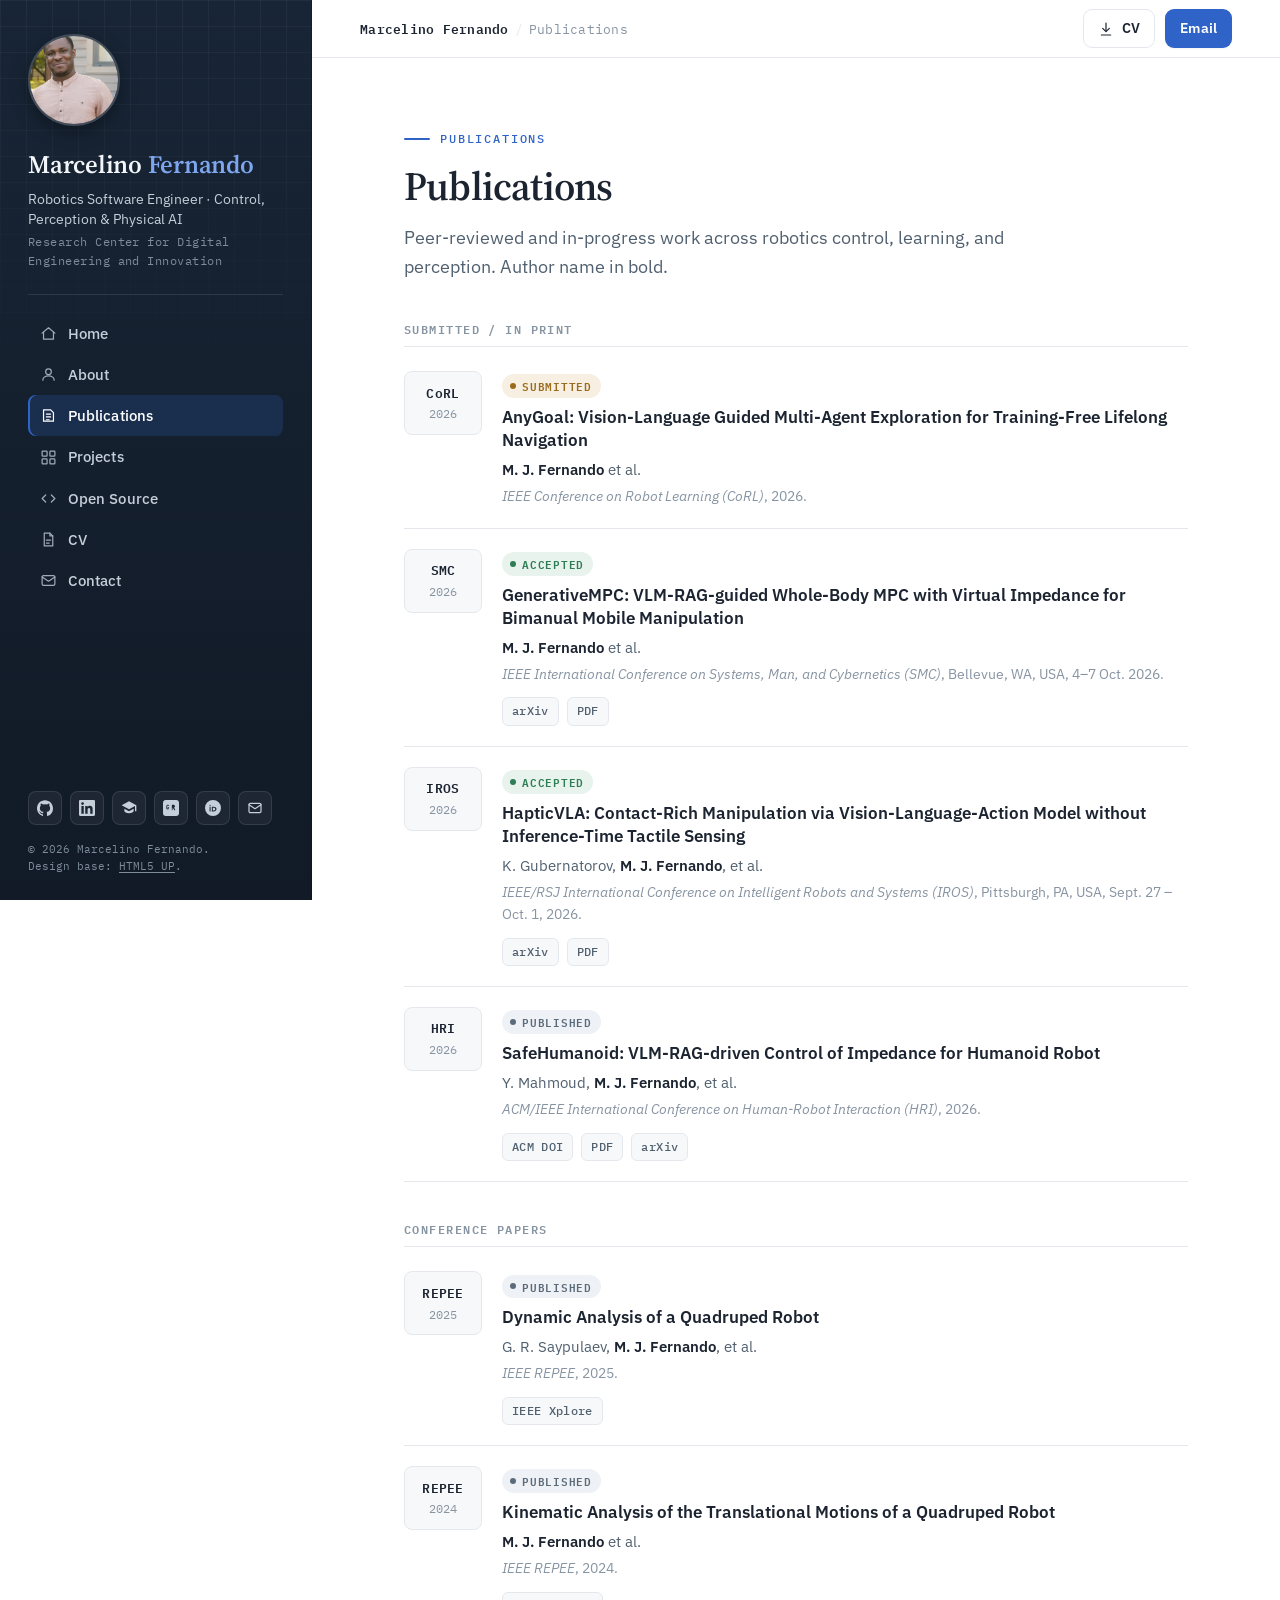
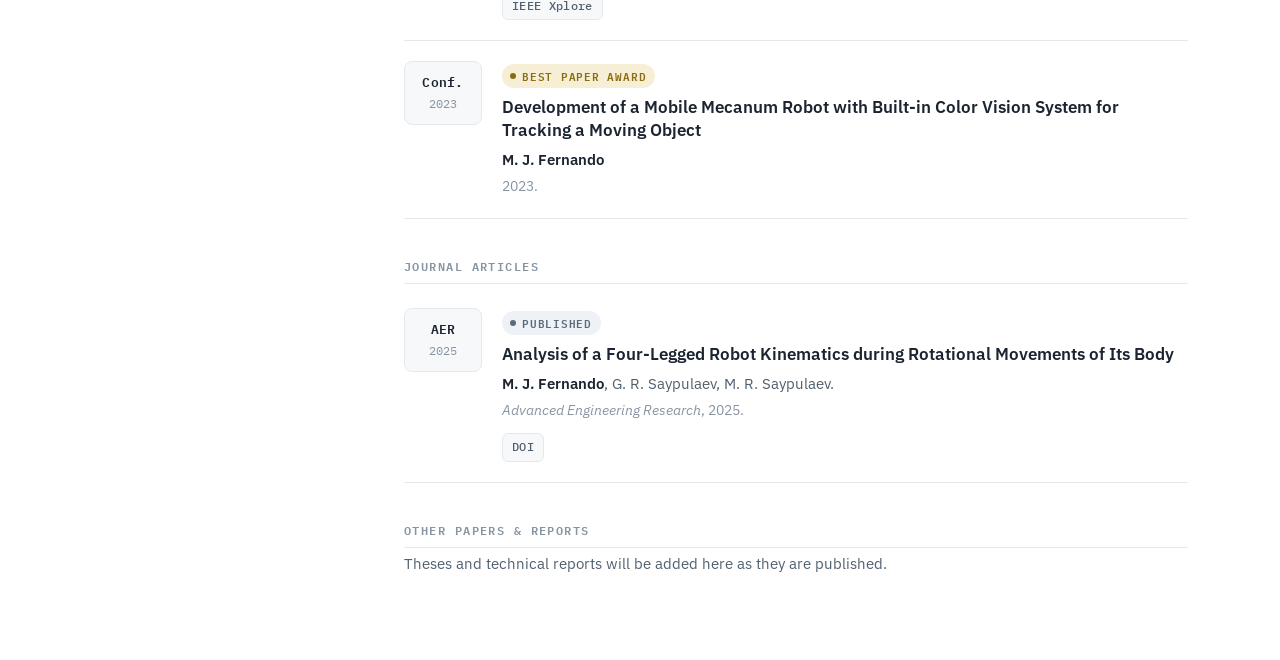
<file: publications.html>
<!DOCTYPE html>
<!--
	Marcelino Fernando — Publications. HTML5 UP "Prologue" base (html5up.net, CCA 3.0).
-->
<html lang="en">
	<head>
		<meta charset="utf-8" />
		<title>Publications — Marcelino Fernando</title>
		<meta name="viewport" content="width=device-width, initial-scale=1" />
		<meta name="description" content="Publications by Marcelino Fernando — robotics control, learning, and perception." />
		<link rel="stylesheet" href="assets/css/design.css" />
	</head>
	<body>

		<aside class="sidebar" id="sidebar">
			<div class="side-id">
				<img class="side-photo" src="images/profile.jpg" alt="Portrait of Marcelino Fernando" />
				<p class="side-name">Marcelino <span class="me">Fernando</span></p>
				<p class="side-role">Robotics Software Engineer · Control, Perception &amp; Physical AI</p>
				<p class="side-affil">Research Center for Digital Engineering and Innovation</p>
			</div>
			<div class="side-divider"></div>
			<nav class="nav" aria-label="Primary">
				<ul>
					<li><a href="index.html"><svg class="nav-ico" viewBox="0 0 24 24" fill="none" stroke="currentColor" stroke-width="1.7" stroke-linecap="round" stroke-linejoin="round" aria-hidden="true"><path d="M3 11.5 12 4l9 7.5"/><path d="M5 10v10h14V10"/></svg>Home</a></li>
					<li><a href="about.html"><svg class="nav-ico" viewBox="0 0 24 24" fill="none" stroke="currentColor" stroke-width="1.7" stroke-linecap="round" stroke-linejoin="round" aria-hidden="true"><circle cx="12" cy="8" r="4"/><path d="M4 20c0-4 4-6 8-6s8 2 8 6"/></svg>About</a></li>
					<li><a href="publications.html" class="active"><svg class="nav-ico" viewBox="0 0 24 24" fill="none" stroke="currentColor" stroke-width="1.7" stroke-linecap="round" stroke-linejoin="round" aria-hidden="true"><path d="M5 4h10l4 4v12H5z"/><path d="M9 10h6M9 14h6M9 18h4"/></svg>Publications</a></li>
					<li><a href="projects.html"><svg class="nav-ico" viewBox="0 0 24 24" fill="none" stroke="currentColor" stroke-width="1.7" stroke-linecap="round" stroke-linejoin="round" aria-hidden="true"><rect x="3" y="3" width="7" height="7" rx="1"/><rect x="14" y="3" width="7" height="7" rx="1"/><rect x="3" y="14" width="7" height="7" rx="1"/><rect x="14" y="14" width="7" height="7" rx="1"/></svg>Projects</a></li>
					<li><a href="code.html"><svg class="nav-ico" viewBox="0 0 24 24" fill="none" stroke="currentColor" stroke-width="1.7" stroke-linecap="round" stroke-linejoin="round" aria-hidden="true"><path d="m8 7-5 5 5 5"/><path d="m16 7 5 5-5 5"/></svg>Open Source</a></li>
					<li><a href="cv.html"><svg class="nav-ico" viewBox="0 0 24 24" fill="none" stroke="currentColor" stroke-width="1.7" stroke-linecap="round" stroke-linejoin="round" aria-hidden="true"><path d="M6 3h8l4 4v14H6z"/><path d="M14 3v4h4"/><path d="M9 13h6M9 17h4"/></svg>CV</a></li>
					<li><a href="contact.html"><svg class="nav-ico" viewBox="0 0 24 24" fill="none" stroke="currentColor" stroke-width="1.7" stroke-linecap="round" stroke-linejoin="round" aria-hidden="true"><rect x="3" y="5" width="18" height="14" rx="2"/><path d="m3 7 9 6 9-6"/></svg>Contact</a></li>
				</ul>
			</nav>
			<div class="side-foot">
				<ul class="socials">
					<li><a href="https://github.com/fermarc98" title="GitHub" aria-label="GitHub" target="_blank" rel="noopener"><svg viewBox="0 0 24 24" fill="currentColor" aria-hidden="true"><path d="M12 .5C5.37.5 0 5.87 0 12.5c0 5.3 3.44 9.8 8.21 11.38.6.11.82-.26.82-.58v-2.02c-3.34.73-4.04-1.61-4.04-1.61-.55-1.39-1.34-1.76-1.34-1.76-1.09-.75.08-.73.08-.73 1.2.08 1.84 1.24 1.84 1.24 1.07 1.83 2.81 1.3 3.5.99.11-.78.42-1.3.76-1.6-2.67-.3-5.47-1.34-5.47-5.96 0-1.32.47-2.39 1.24-3.23-.12-.31-.54-1.53.12-3.18 0 0 1.01-.32 3.3 1.23a11.5 11.5 0 0 1 6.01 0c2.29-1.55 3.3-1.23 3.3-1.23.66 1.65.24 2.87.12 3.18.77.84 1.24 1.91 1.24 3.23 0 4.63-2.81 5.65-5.49 5.95.43.37.81 1.1.81 2.22v3.29c0 .32.22.7.83.58A12 12 0 0 0 24 12.5C24 5.87 18.63.5 12 .5z"/></svg></a></li>
					<li><a href="https://linkedin.com/in/marcfernando98" title="LinkedIn" aria-label="LinkedIn" target="_blank" rel="noopener"><svg viewBox="0 0 24 24" fill="currentColor" aria-hidden="true"><path d="M20.45 20.45h-3.56v-5.57c0-1.33-.02-3.04-1.85-3.04-1.85 0-2.14 1.45-2.14 2.94v5.67H9.34V9h3.42v1.56h.05c.48-.9 1.64-1.85 3.37-1.85 3.6 0 4.27 2.37 4.27 5.46v6.28zM5.34 7.43a2.06 2.06 0 1 1 0-4.13 2.06 2.06 0 0 1 0 4.13zM7.12 20.45H3.56V9h3.56v11.45zM22.22 0H1.77C.79 0 0 .77 0 1.72v20.56C0 23.23.79 24 1.77 24h20.45c.98 0 1.78-.77 1.78-1.72V1.72C24 .77 23.2 0 22.22 0z"/></svg></a></li>
					<li><a href="https://scholar.google.com/citations?user=y-iys9YAAAAJ&amp;hl=en" title="Google Scholar" aria-label="Google Scholar" target="_blank" rel="noopener"><svg viewBox="0 0 24 24" fill="currentColor" aria-hidden="true"><path d="M12 2 1 8l11 6 9-4.91V17h2V8L12 2zM5 13.18v3.39C5 18.23 8.13 20 12 20s7-1.77 7-3.43v-3.39l-7 3.82-7-3.82z"/></svg></a></li>
					<li><a href="https://www.researchgate.net/profile/Marcelino-Fernando" title="ResearchGate" aria-label="ResearchGate" target="_blank" rel="noopener"><svg viewBox="0 0 24 24" fill="currentColor" aria-hidden="true"><path d="M19.59 0H4.41A4.41 4.41 0 0 0 0 4.41v15.18A4.41 4.41 0 0 0 4.41 24h15.18A4.41 4.41 0 0 0 24 19.59V4.41A4.41 4.41 0 0 0 19.59 0zM8.79 13.62c-.4.4-.95.6-1.62.6-.66 0-1.2-.2-1.6-.6-.4-.41-.6-.97-.6-1.67V9.49c0-.7.2-1.26.6-1.67.4-.4.94-.6 1.6-.6.66 0 1.21.2 1.61.6.27.28.45.63.53 1.06l-1 .2a1 1 0 0 0-.28-.56.96.96 0 0 0-.7-.25c-.32 0-.57.1-.74.3-.18.21-.27.5-.27.87v2.2c0 .37.09.66.27.86.17.2.42.3.75.3.32 0 .56-.1.72-.3.13-.16.2-.39.2-.67v-.4H6.91v-.93h2.21v1.21c0 .69-.2 1.24-.6 1.66zm9.45 1.9h-1.2l-1.88-3.13h-.9v3.13h-1.01V7.3h2.32c.75 0 1.34.18 1.76.55.42.37.63.88.63 1.54 0 .5-.13.93-.4 1.26-.25.31-.59.51-1.02.62l1.7 3.25z"/></svg></a></li>
					<li><a href="https://orcid.org/0000-0001-8619-2127" title="ORCID" aria-label="ORCID" target="_blank" rel="noopener"><svg viewBox="0 0 24 24" fill="currentColor" aria-hidden="true"><path d="M12 0a12 12 0 1 0 0 24 12 12 0 0 0 0-24zM7.6 7.02a.96.96 0 1 1 0 1.93.96.96 0 0 1 0-1.93zM6.83 10.1h1.54v7.06H6.83V10.1zm3.4 0h2.96c2.82 0 4.06 2.02 4.06 3.53 0 1.64-1.28 3.53-4.04 3.53h-2.98V10.1zm1.54 1.38v4.3h1.32c1.88 0 2.31-1.43 2.31-2.15 0-1.17-.75-2.15-2.36-2.15h-1.27z"/></svg></a></li>
					<li><a href="mailto:themarcfernando98@gmail.com" title="Email" aria-label="Email"><svg viewBox="0 0 24 24" fill="none" stroke="currentColor" stroke-width="1.8" stroke-linecap="round" stroke-linejoin="round" aria-hidden="true"><rect x="3" y="5" width="18" height="14" rx="2"/><path d="m3 7 9 6 9-6"/></svg></a></li>
				</ul>
				<p class="side-copy">
					&copy; <span id="year">2026</span> Marcelino Fernando.<br />
					Design base: <a href="https://html5up.net" target="_blank" rel="noopener">HTML5 UP</a>.
				</p>
			</div>
		</aside>

		<div class="scrim" id="scrim" hidden></div>

		<div class="main">
			<header class="topbar">
				<button class="menu-btn" id="menuBtn" aria-label="Open menu" aria-controls="sidebar" aria-expanded="false">
					<svg viewBox="0 0 24 24" fill="none" stroke="currentColor" stroke-width="1.8" stroke-linecap="round" aria-hidden="true"><path d="M4 7h16M4 12h16M4 17h16"/></svg>
					Menu
				</button>
				<span class="crumb"><b>Marcelino Fernando</b><span class="sep">/</span>Publications</span>
				<span class="spacer"></span>
				<div class="topbar-actions">
					<a class="btn ghost small topbar-link" href="files/cv.pdf" target="_blank" rel="noopener">
						<svg viewBox="0 0 24 24" fill="none" stroke="currentColor" stroke-width="1.8" stroke-linecap="round" stroke-linejoin="round" aria-hidden="true"><path d="M12 3v12"/><path d="m7 11 5 5 5-5"/><path d="M5 21h14"/></svg>
						CV
					</a>
					<a class="btn primary small topbar-link" href="mailto:themarcfernando98@gmail.com">Email</a>
				</div>
			</header>

			<main class="content">
				<p class="eyebrow">Publications</p>
				<h1 class="page-title">Publications</h1>
				<p class="lead">Peer-reviewed and in-progress work across robotics control, learning, and perception. Author name in bold.</p>

				<!-- Submitted / In Print -->
				<h2 class="subhead">Submitted / In Print</h2>

				<article class="pub">
					<div class="venue-badge"><span class="v-name">CoRL</span><span class="v-year">2026</span></div>
					<div class="pub-body">
						<div class="pub-status"><span class="pill submitted">Submitted</span></div>
						<p class="pub-title">AnyGoal: Vision-Language Guided Multi-Agent Exploration for Training-Free Lifelong Navigation</p>
						<p class="pub-authors"><span class="me">M. J. Fernando</span> et al.</p>
						<p class="pub-venue"><em>IEEE Conference on Robot Learning (CoRL)</em>, 2026.</p>
					</div>
				</article>

				<article class="pub">
					<div class="venue-badge"><span class="v-name">SMC</span><span class="v-year">2026</span></div>
					<div class="pub-body">
						<div class="pub-status"><span class="pill accepted">Accepted</span></div>
						<p class="pub-title">GenerativeMPC: VLM-RAG-guided Whole-Body MPC with Virtual Impedance for Bimanual Mobile Manipulation</p>
						<p class="pub-authors"><span class="me">M. J. Fernando</span> et al.</p>
						<p class="pub-venue"><em>IEEE International Conference on Systems, Man, and Cybernetics (SMC)</em>, Bellevue, WA, USA, 4–7 Oct. 2026.</p>
						<div class="lk-row"><a class="lk" href="https://arxiv.org/abs/2604.19522" target="_blank" rel="noopener">arXiv</a><a class="lk" href="https://arxiv.org/pdf/2604.19522" target="_blank" rel="noopener">PDF</a></div>
					</div>
				</article>

				<article class="pub">
					<div class="venue-badge"><span class="v-name">IROS</span><span class="v-year">2026</span></div>
					<div class="pub-body">
						<div class="pub-status"><span class="pill accepted">Accepted</span></div>
						<p class="pub-title">HapticVLA: Contact-Rich Manipulation via Vision-Language-Action Model without Inference-Time Tactile Sensing</p>
						<p class="pub-authors">K. Gubernatorov, <span class="me">M. J. Fernando</span>, et al.</p>
						<p class="pub-venue"><em>IEEE/RSJ International Conference on Intelligent Robots and Systems (IROS)</em>, Pittsburgh, PA, USA, Sept. 27 – Oct. 1, 2026.</p>
						<div class="lk-row"><a class="lk" href="https://arxiv.org/abs/2603.15257" target="_blank" rel="noopener">arXiv</a><a class="lk" href="https://arxiv.org/pdf/2603.15257" target="_blank" rel="noopener">PDF</a></div>
					</div>
				</article>

				<article class="pub">
					<div class="venue-badge"><span class="v-name">HRI</span><span class="v-year">2026</span></div>
					<div class="pub-body">
						<div class="pub-status"><span class="pill published">Published</span></div>
						<p class="pub-title">SafeHumanoid: VLM-RAG-driven Control of Impedance for Humanoid Robot</p>
						<p class="pub-authors">Y. Mahmoud, <span class="me">M. J. Fernando</span>, et al.</p>
						<p class="pub-venue"><em>ACM/IEEE International Conference on Human-Robot Interaction (HRI)</em>, 2026.</p>
						<div class="lk-row"><a class="lk" href="https://dl.acm.org/doi/10.1145/3776734.3794539" target="_blank" rel="noopener">ACM DOI</a><a class="lk" href="https://dl.acm.org/doi/epdf/10.1145/3776734.3794539" target="_blank" rel="noopener">PDF</a><a class="lk" href="https://arxiv.org/abs/2511.23300" target="_blank" rel="noopener">arXiv</a></div>
					</div>
				</article>

				<!-- Conference Papers -->
				<h2 class="subhead">Conference Papers</h2>

				<article class="pub">
					<div class="venue-badge"><span class="v-name">REPEE</span><span class="v-year">2025</span></div>
					<div class="pub-body">
						<div class="pub-status"><span class="pill published">Published</span></div>
						<p class="pub-title">Dynamic Analysis of a Quadruped Robot</p>
						<p class="pub-authors">G. R. Saypulaev, <span class="me">M. J. Fernando</span>, et al.</p>
						<p class="pub-venue"><em>IEEE REPEE</em>, 2025.</p>
						<div class="lk-row"><a class="lk" href="https://ieeexplore.ieee.org/abstract/document/10970839" target="_blank" rel="noopener">IEEE Xplore</a></div>
					</div>
				</article>

				<article class="pub">
					<div class="venue-badge"><span class="v-name">REPEE</span><span class="v-year">2024</span></div>
					<div class="pub-body">
						<div class="pub-status"><span class="pill published">Published</span></div>
						<p class="pub-title">Kinematic Analysis of the Translational Motions of a Quadruped Robot</p>
						<p class="pub-authors"><span class="me">M. J. Fernando</span> et al.</p>
						<p class="pub-venue"><em>IEEE REPEE</em>, 2024.</p>
						<div class="lk-row"><a class="lk" href="https://ieeexplore.ieee.org/document/10479809" target="_blank" rel="noopener">IEEE Xplore</a></div>
					</div>
				</article>

				<article class="pub">
					<div class="venue-badge"><span class="v-name">Conf.</span><span class="v-year">2023</span></div>
					<div class="pub-body">
						<div class="pub-status"><span class="pill award">Best Paper Award</span></div>
						<p class="pub-title">Development of a Mobile Mecanum Robot with Built-in Color Vision System for Tracking a Moving Object</p>
						<p class="pub-authors"><span class="me">M. J. Fernando</span></p>
						<p class="pub-venue">2023.</p>
					</div>
				</article>

				<!-- Journal Articles -->
				<h2 class="subhead">Journal Articles</h2>

				<article class="pub">
					<div class="venue-badge"><span class="v-name">AER</span><span class="v-year">2025</span></div>
					<div class="pub-body">
						<div class="pub-status"><span class="pill published">Published</span></div>
						<p class="pub-title">Analysis of a Four-Legged Robot Kinematics during Rotational Movements of Its Body</p>
						<p class="pub-authors"><span class="me">M. J. Fernando</span>, G. R. Saypulaev, M. R. Saypulaev.</p>
						<p class="pub-venue"><em>Advanced Engineering Research</em>, 2025.</p>
						<div class="lk-row"><a class="lk" href="https://doi.org/10.23947/2687-1653-2025-25-1-14-22" target="_blank" rel="noopener">DOI</a></div>
					</div>
				</article>

				<!-- Other Papers & Reports -->
				<h2 class="subhead">Other Papers &amp; Reports</h2>
				<p class="lead" style="font-size:15px;">Theses and technical reports will be added here as they are published.</p>

			</main>
		</div>

		<script src="assets/js/site.js"></script>
	</body>
</html>
</file>
<file: assets/css/design.css>
@import url('https://fonts.googleapis.com/css2?family=Source+Serif+4:opsz,wght@8..60,400;8..60,500;8..60,600;8..60,700&family=IBM+Plex+Sans:wght@400;500;600;700&family=IBM+Plex+Mono:wght@400;500;600&display=swap');

/*
	Marcelino Fernando — Academic / Robotics website
	Design system implemented per design-handoff.md (HTML5 UP base, no framework).
*/

/* ============================================================
	Tokens
	============================================================ */
:root {
	/* Text */
	--ink: #1b2430;
	--ink-soft: #51606f;
	--ink-faint: #8794a2;

	/* Surfaces */
	--bg: #ffffff;
	--bg-soft: #f6f8fa;
	--bg-sunken: #eef1f5;
	--line: #e4e8ed;

	/* Sidebar */
	--side-grad-a: #182536;
	--side-grad-b: #111a26;
	--side-head: #f3f6f9;
	--side-text: #c5cfda;
	--side-muted: #7d8b9a;
	--side-line: rgba(255, 255, 255, .10);
	--side-hover: rgba(255, 255, 255, .06);

	/* Accent */
	--accent: #2f63c7;
	--accent-strong: #244e9e;
	--accent-tint: #eaf0fb;
	--accent-ink: #1f3a6d;

	/* Status */
	--ok: #2f7d54;        --ok-bg: #e7f3ec;
	--warn: #9a6b1c;      --warn-bg: #f7efe1;
	--info: #2f63c7;      --info-bg: #eaf0fb;
	--gray: #5c6b7a;      --gray-bg: #eef1f5;
	--gold: #8a6d12;      --gold-bg: #f6efd6;

	/* Type */
	--serif: 'Source Serif 4', Georgia, 'Times New Roman', serif;
	--sans: 'IBM Plex Sans', -apple-system, BlinkMacSystemFont, 'Segoe UI', Roboto, sans-serif;
	--mono: 'IBM Plex Mono', ui-monospace, SFMono-Regular, Menlo, Consolas, monospace;

	/* Geometry */
	--sidebar-w: 312px;
	--topbar-h: 58px;
	--maxw: 880px;
	--radius: 10px;
	--shadow-sm: 0 1px 2px rgba(20, 30, 45, .05);
	--shadow-md: 0 6px 22px rgba(20, 30, 45, .10);
	--shadow-lg: 0 14px 38px rgba(20, 30, 45, .14);
}

/* ============================================================
	Reset / base
	============================================================ */
*, *::before, *::after { box-sizing: border-box; }

html { -webkit-text-size-adjust: 100%; scroll-behavior: smooth; }

body {
	margin: 0;
	font-family: var(--sans);
	font-size: 16px;
	line-height: 1.6;
	color: var(--ink);
	background: var(--bg);
	-webkit-font-smoothing: antialiased;
	text-rendering: optimizeLegibility;
}

img { max-width: 100%; display: block; }

a { color: var(--accent); text-decoration: none; }
a:hover { color: var(--accent-strong); }

h1, h2, h3, h4 { font-family: var(--serif); color: var(--ink); margin: 0; line-height: 1.2; }

p { margin: 0 0 1rem; }
p:last-child { margin-bottom: 0; }

:focus-visible {
	outline: 2px solid var(--accent);
	outline-offset: 2px;
	border-radius: 4px;
}

/* ============================================================
	Shell layout
	============================================================ */
.layout { min-height: 100vh; }

/* ---- Sidebar ---- */
.sidebar {
	position: fixed;
	top: 0; left: 0; bottom: 0;
	width: var(--sidebar-w);
	display: flex;
	flex-direction: column;
	padding: 34px 28px 24px;
	color: var(--side-text);
	background:
		linear-gradient(180deg, var(--side-grad-a) 0%, var(--side-grad-b) 100%);
	border-right: 1px solid rgba(0, 0, 0, .2);
	overflow-y: auto;
	z-index: 60;
}

/* faint engineering grid texture, fading from the top */
.sidebar::before {
	content: "";
	position: absolute;
	inset: 0;
	pointer-events: none;
	background-image:
		linear-gradient(rgba(255, 255, 255, .045) 1px, transparent 1px),
		linear-gradient(90deg, rgba(255, 255, 255, .045) 1px, transparent 1px);
	background-size: 26px 26px;
	-webkit-mask-image: linear-gradient(180deg, #000 0%, transparent 45%);
	        mask-image: linear-gradient(180deg, #000 0%, transparent 45%);
}

.sidebar > * { position: relative; z-index: 1; }

.side-id { text-align: left; }

.side-photo {
	width: 92px; height: 92px;
	border-radius: 50%;
	object-fit: cover;
	object-position: 50% 35%; /* bias crop toward the face (portrait is top-weighted) */
	border: 2px solid rgba(255, 255, 255, .18);
	box-shadow: 0 6px 18px rgba(0, 0, 0, .35);
	margin-bottom: 18px;
}

.side-name {
	font-family: var(--serif);
	font-size: 25px;
	font-weight: 600;
	letter-spacing: -.01em;
	color: var(--side-head);
	margin: 0 0 6px;
}
.side-name .me { color: #7ea6ee; }

.side-role {
	font-size: 13.5px;
	color: var(--side-text);
	margin: 0 0 4px;
	line-height: 1.45;
}

.side-affil {
	font-family: var(--mono);
	font-size: 11.5px;
	letter-spacing: .04em;
	color: var(--side-muted);
	margin: 0;
}

.side-divider {
	height: 1px;
	background: var(--side-line);
	margin: 24px 0 18px;
}

/* ---- Sidebar nav ---- */
.nav { margin-bottom: auto; }
.nav ul { list-style: none; margin: 0; padding: 0; }
.nav li { margin: 0; }

.nav a {
	display: flex;
	align-items: center;
	gap: 11px;
	padding: 9px 12px;
	border-radius: 8px;
	color: var(--side-text);
	font-size: 14.5px;
	font-weight: 500;
	letter-spacing: .005em;
	transition: background-color .15s ease, color .15s ease;
}
.nav a:hover { background: var(--side-hover); color: var(--side-head); }
.nav a .nav-ico { width: 17px; height: 17px; flex: 0 0 17px; opacity: .8; }

.nav a.active {
	background: rgba(47, 99, 199, .20);
	color: #fff;
	box-shadow: inset 2px 0 0 var(--accent);
}
.nav a.active .nav-ico { opacity: 1; }

/* ---- Sidebar socials + copyright ---- */
.side-foot { margin-top: 22px; }

.socials {
	list-style: none;
	display: flex;
	flex-wrap: wrap;
	gap: 8px;
	margin: 0 0 16px;
	padding: 0;
}
.socials a {
	display: inline-flex;
	align-items: center;
	justify-content: center;
	width: 34px; height: 34px;
	border-radius: 8px;
	color: var(--side-text);
	background: rgba(255, 255, 255, .05);
	border: 1px solid var(--side-line);
	transition: background-color .15s ease, color .15s ease, transform .15s ease;
}
.socials a:hover {
	background: var(--accent);
	color: #fff;
	border-color: var(--accent);
	transform: translateY(-2px);
}
.socials svg { width: 16px; height: 16px; }

.side-copy {
	font-family: var(--mono);
	font-size: 11px;
	line-height: 1.6;
	color: var(--side-muted);
}
.side-copy a { color: var(--side-muted); text-decoration: underline; text-underline-offset: 2px; }
.side-copy a:hover { color: var(--side-text); }

/* ---- Main column ---- */
.main {
	margin-left: var(--sidebar-w);
	min-height: 100vh;
	display: flex;
	flex-direction: column;
}

/* ---- Topbar ---- */
.topbar {
	position: sticky;
	top: 0;
	z-index: 50;
	height: var(--topbar-h);
	display: flex;
	align-items: center;
	gap: 14px;
	padding: 0 clamp(20px, 4vw, 48px);
	background: rgba(255, 255, 255, .82);
	-webkit-backdrop-filter: saturate(150%) blur(10px);
	        backdrop-filter: saturate(150%) blur(10px);
	border-bottom: 1px solid var(--line);
}

.topbar .crumb {
	font-family: var(--mono);
	font-size: 12.5px;
	color: var(--ink-faint);
	letter-spacing: .02em;
	white-space: nowrap;
	overflow: hidden;
	text-overflow: ellipsis;
}
.topbar .crumb b { color: var(--ink); font-weight: 600; }
.topbar .crumb .sep { color: var(--line); padding: 0 6px; }

.topbar .spacer { flex: 1 1 auto; }

.topbar-actions { display: flex; align-items: center; gap: 10px; }

.menu-btn {
	display: none;
	align-items: center;
	gap: 8px;
	border: 1px solid var(--line);
	background: var(--bg);
	color: var(--ink);
	font-family: var(--mono);
	font-size: 12px;
	letter-spacing: .04em;
	text-transform: uppercase;
	padding: 7px 11px;
	border-radius: 8px;
	cursor: pointer;
}
.menu-btn svg { width: 15px; height: 15px; }

/* ---- Content container ---- */
.content {
	width: 100%;
	max-width: var(--maxw);
	margin: 0 auto;
	padding: clamp(34px, 5vw, 64px) clamp(20px, 4vw, 48px) 84px;
	flex: 1 1 auto;
}

/* Entrance animation (gated by reduced-motion) */
.content > * { animation: rise .5s ease both; }
@keyframes rise {
	from { opacity: 0; transform: translateY(8px); }
	to { opacity: 1; transform: none; }
}

/* ============================================================
	Page intro pattern
	============================================================ */
.eyebrow {
	display: inline-flex;
	align-items: center;
	gap: 10px;
	font-family: var(--mono);
	font-size: 11.5px;
	font-weight: 500;
	letter-spacing: .16em;
	text-transform: uppercase;
	color: var(--accent);
	margin: 0 0 14px;
}
.eyebrow::before {
	content: "";
	width: 26px; height: 2px;
	background: var(--accent);
	border-radius: 2px;
}

.page-title {
	font-size: clamp(30px, 4.4vw, 40px);
	font-weight: 600;
	letter-spacing: -.02em;
	margin: 0 0 14px;
}

.lead {
	font-size: 18px;
	line-height: 1.6;
	color: var(--ink-soft);
	max-width: 62ch;
	margin: 0 0 8px;
}

.section { margin-top: 52px; }
.section:first-of-type { margin-top: 40px; }

.section-head {
	font-family: var(--mono);
	font-size: 12px;
	font-weight: 600;
	letter-spacing: .14em;
	text-transform: uppercase;
	color: var(--ink-faint);
	padding-bottom: 12px;
	margin-bottom: 22px;
	border-bottom: 1px solid var(--line);
}

/* ============================================================
	Hero (home)
	============================================================ */
.hero { margin-bottom: 8px; }
.hero .welcome {
	font-family: var(--mono);
	font-size: 12px;
	letter-spacing: .16em;
	text-transform: uppercase;
	color: var(--accent);
	margin: 0 0 16px;
}
.hero-name {
	font-size: clamp(34px, 5.4vw, 52px);
	font-weight: 600;
	letter-spacing: -.025em;
	margin: 0 0 12px;
}
.hero-name .me { color: var(--accent); }
.hero-tag {
	font-size: 19px;
	color: var(--ink-soft);
	max-width: 60ch;
	margin: 0 0 26px;
}
.hero-cta { display: flex; flex-wrap: wrap; gap: 12px; }

/* ============================================================
	Buttons
	============================================================ */
.btn {
	display: inline-flex;
	align-items: center;
	gap: 8px;
	font-family: var(--sans);
	font-size: 14.5px;
	font-weight: 600;
	letter-spacing: .01em;
	padding: 11px 18px;
	border-radius: 9px;
	border: 1px solid transparent;
	cursor: pointer;
	transition: background-color .15s ease, border-color .15s ease, color .15s ease, transform .15s ease, box-shadow .15s ease;
}
.btn svg { width: 16px; height: 16px; }
.btn.primary {
	background: var(--accent);
	color: #fff;
	box-shadow: var(--shadow-sm);
}
.btn.primary:hover { background: var(--accent-strong); color: #fff; transform: translateY(-1px); box-shadow: var(--shadow-md); }
.btn.ghost {
	background: var(--bg);
	color: var(--ink);
	border-color: var(--line);
}
.btn.ghost:hover { border-color: var(--accent); color: var(--accent); transform: translateY(-1px); }
.btn.small { padding: 8px 14px; font-size: 13.5px; }

/* ============================================================
	Chips / tags / pills
	============================================================ */
.chips { display: flex; flex-wrap: wrap; gap: 9px; }

.chip {
	display: inline-flex;
	align-items: center;
	font-family: var(--mono);
	font-size: 12.5px;
	letter-spacing: .01em;
	color: var(--ink-soft);
	background: var(--bg-soft);
	border: 1px solid var(--line);
	border-radius: 999px;
	padding: 5px 12px;
	white-space: nowrap;
}
.chip.accent {
	color: var(--accent-ink);
	background: var(--accent-tint);
	border-color: #d4e0f7;
}

.tag {
	font-family: var(--mono);
	font-size: 11px;
	font-weight: 600;
	letter-spacing: .08em;
	text-transform: uppercase;
	color: var(--accent);
}

.pill {
	display: inline-flex;
	align-items: center;
	gap: 6px;
	font-family: var(--mono);
	font-size: 11px;
	font-weight: 600;
	letter-spacing: .07em;
	text-transform: uppercase;
	padding: 3px 9px 3px 8px;
	border-radius: 999px;
}
.pill::before { content: ""; width: 6px; height: 6px; border-radius: 50%; background: currentColor; }
.pill.submitted { color: var(--warn); background: var(--warn-bg); }
.pill.accepted  { color: var(--ok);   background: var(--ok-bg); }
.pill.inprint   { color: var(--info); background: var(--info-bg); }
.pill.published { color: var(--gray); background: var(--gray-bg); }
.pill.award     { color: var(--gold); background: var(--gold-bg); }

/* ============================================================
	Placeholder media (CSS-only)
	============================================================ */
.ph {
	position: relative;
	width: 100%;
	background-color: var(--bg-sunken);
	background-image: repeating-linear-gradient(
		135deg,
		rgba(135, 148, 162, .12) 0,
		rgba(135, 148, 162, .12) 1px,
		transparent 1px,
		transparent 11px
	);
	overflow: hidden;
}
.ph::after {
	content: attr(data-label);
	position: absolute;
	inset: 0;
	display: flex;
	align-items: center;
	justify-content: center;
	padding: 14px;
	text-align: center;
	font-family: var(--mono);
	font-size: 12px;
	letter-spacing: .03em;
	color: var(--ink-faint);
}
.r16x9 { aspect-ratio: 16 / 9; }
.r16x10 { aspect-ratio: 16 / 10; }
.r4x3 { aspect-ratio: 4 / 3; }
.r1x1 { aspect-ratio: 1 / 1; }
.thumb { border-bottom: 1px solid var(--line); }

/* ============================================================
	News list
	============================================================ */
.news { display: flex; flex-direction: column; }
.news-item {
	display: grid;
	grid-template-columns: 84px 1fr;
	gap: 18px;
	padding: 16px 0;
	border-top: 1px solid var(--line);
}
.news-item:first-child { border-top: 0; padding-top: 0; }
.news-date {
	font-family: var(--mono);
	font-size: 13px;
	color: var(--ink-faint);
	padding-top: 1px;
}
.news-body { color: var(--ink-soft); }
.news-body .tag { margin-right: 8px; }
.news-body a { font-weight: 500; }

/* ============================================================
	Cards (projects)
	============================================================ */
.cards {
	display: grid;
	gap: 20px;
	grid-template-columns: repeat(2, 1fr);
}
.cards.featured { grid-template-columns: repeat(3, 1fr); }

.card {
	display: flex;
	flex-direction: column;
	background: var(--bg);
	border: 1px solid var(--line);
	border-radius: var(--radius);
	box-shadow: var(--shadow-sm);
	overflow: hidden;
	transition: transform .18s ease, box-shadow .18s ease, border-color .18s ease;
}
.card:hover {
	transform: translateY(-3px);
	box-shadow: var(--shadow-md);
	border-color: #c8d6ec;
}
/* Real card media (image / GIF). Same 16:10 box as the .ph placeholder. */
.card-media {
	width: 100%;
	aspect-ratio: 16 / 10;
	object-fit: cover;
	display: block;
	border-bottom: 1px solid var(--line);
	background: var(--bg-sunken);
}
.card-media.contain { object-fit: contain; padding: 8px; }

.card-body { padding: 18px 18px 20px; display: flex; flex-direction: column; flex: 1 1 auto; }
.card-title {
	font-family: var(--serif);
	font-size: 19px;
	font-weight: 600;
	letter-spacing: -.01em;
	margin: 0 0 8px;
}
.card-desc { color: var(--ink-soft); font-size: 14.5px; margin: 0 0 14px; }
.card .chips { margin-bottom: 14px; }
.cmeta {
	margin-top: auto;
	padding-top: 12px;
	border-top: 1px solid var(--line);
	display: flex;
	align-items: center;
	justify-content: space-between;
	gap: 10px;
}
.cmeta .venue {
	font-family: var(--mono);
	font-size: 11.5px;
	letter-spacing: .04em;
	color: var(--ink-faint);
}
.cmeta .more {
	font-family: var(--mono);
	font-size: 12px;
	font-weight: 500;
	color: var(--accent);
	white-space: nowrap;
}
.card:hover .cmeta .more { color: var(--accent-strong); }

/* Featured cards: slightly tighter title on home */
.cards.featured .card-title { font-size: 17.5px; }
.cards.featured .card-desc { font-size: 14px; }

/* ============================================================
	Publications
	============================================================ */
.subhead {
	font-family: var(--mono);
	font-size: 12px;
	font-weight: 600;
	letter-spacing: .12em;
	text-transform: uppercase;
	color: var(--ink-faint);
	margin: 40px 0 4px;
	padding-bottom: 10px;
	border-bottom: 1px solid var(--line);
}
.subhead:first-child { margin-top: 0; }

.pub {
	display: grid;
	grid-template-columns: 78px 1fr;
	gap: 20px;
	padding: 20px 0;
	border-bottom: 1px solid var(--line);
}
.venue-badge {
	display: flex;
	flex-direction: column;
	align-items: center;
	justify-content: center;
	gap: 2px;
	height: 64px;
	border: 1px solid var(--line);
	border-radius: 8px;
	background: var(--bg-soft);
	font-family: var(--mono);
	text-align: center;
}
.venue-badge .v-name { font-size: 13px; font-weight: 600; color: var(--ink); letter-spacing: .02em; }
.venue-badge .v-year { font-size: 11.5px; color: var(--ink-faint); }

.pub-body { min-width: 0; }
.pub-status { margin-bottom: 8px; }
.pub-title {
	font-size: 16.5px;
	font-weight: 600;
	color: var(--ink);
	line-height: 1.4;
	margin: 0 0 6px;
	font-family: var(--sans);
}
.pub-authors { color: var(--ink-soft); font-size: 14.5px; margin: 0 0 4px; }
.pub-authors .me { color: var(--ink); font-weight: 600; }
.pub-venue { color: var(--ink-faint); font-size: 14px; margin: 0 0 12px; }
.pub-venue em { font-style: italic; }

.lk-row { display: flex; flex-wrap: wrap; gap: 8px; }
.lk {
	display: inline-flex;
	align-items: center;
	gap: 5px;
	font-family: var(--mono);
	font-size: 11.5px;
	font-weight: 500;
	letter-spacing: .03em;
	color: var(--ink-soft);
	background: var(--bg-soft);
	border: 1px solid var(--line);
	border-radius: 6px;
	padding: 4px 9px;
	transition: border-color .15s ease, color .15s ease, background-color .15s ease;
}
.lk:hover { color: var(--accent); border-color: var(--accent); background: var(--accent-tint); }
.lk svg { width: 12px; height: 12px; }

/* ============================================================
	Repo cards (open source)
	============================================================ */
.repos {
	display: grid;
	gap: 16px;
	grid-template-columns: repeat(2, 1fr);
	margin-top: 4px;
}
.repo {
	display: flex;
	flex-direction: column;
	gap: 10px;
	padding: 16px 16px 14px;
	border: 1px solid var(--line);
	border-radius: var(--radius);
	background: var(--bg);
	box-shadow: var(--shadow-sm);
	transition: border-color .15s ease, box-shadow .15s ease, transform .15s ease;
}
.repo:hover { border-color: var(--accent); box-shadow: var(--shadow-md); transform: translateY(-2px); }
.repo-top { display: flex; align-items: center; gap: 9px; }
.repo-top svg { width: 16px; height: 16px; color: var(--ink-faint); flex: 0 0 16px; }
.repo-name {
	font-family: var(--mono);
	font-size: 14px;
	font-weight: 600;
	color: var(--accent);
	white-space: nowrap;
	overflow: hidden;
	text-overflow: ellipsis;
}
.repo:hover .repo-name { color: var(--accent-strong); }
.repo-desc { color: var(--ink-soft); font-size: 14px; flex: 1 1 auto; }
.repo-foot {
	display: flex;
	align-items: center;
	justify-content: space-between;
	gap: 10px;
	font-family: var(--mono);
	font-size: 12px;
	color: var(--ink-faint);
}
.lang { display: inline-flex; align-items: center; gap: 6px; }
.lang .dot { width: 9px; height: 9px; border-radius: 50%; background: var(--accent); }
.lang .dot.py { background: #3572A5; }
.lang .dot.cpp { background: #f34b7d; }
.lang .dot.c { background: #555555; }
.lang .dot.rust { background: #dea584; }
.lang .dot.shell { background: #89e051; }
.repo-foot .cat {
	color: var(--ink-faint);
	background: var(--bg-soft);
	border: 1px solid var(--line);
	border-radius: 999px;
	padding: 2px 8px;
}

/* Empty-state for categories with no public repos yet */
.repo-empty {
	margin-top: 4px;
	padding: 16px 18px;
	border: 1px dashed var(--line);
	border-radius: var(--radius);
	background: var(--bg-soft);
	color: var(--ink-faint);
	font-size: 14px;
}

/* Planned (non-clickable) repo card */
.repo.planned {
	cursor: default;
	border-style: dashed;
}
.repo.planned:hover { border-color: var(--line); box-shadow: var(--shadow-sm); transform: none; }
.repo.planned .repo-name { color: var(--ink-faint); }

/* ============================================================
	About — timeline / awards / def list
	============================================================ */
.timeline { position: relative; margin: 0; padding: 0 0 0 22px; list-style: none; }
.timeline::before {
	content: "";
	position: absolute;
	left: 4px; top: 6px; bottom: 6px;
	width: 2px;
	background: var(--line);
}
.tl-item { position: relative; padding: 0 0 26px; }
.tl-item:last-child { padding-bottom: 0; }
.tl-item::before {
	content: "";
	position: absolute;
	left: -22px; top: 5px;
	width: 10px; height: 10px;
	border-radius: 50%;
	background: var(--accent);
	box-shadow: 0 0 0 4px var(--bg);
}
.tl-date {
	font-family: var(--mono);
	font-size: 12px;
	letter-spacing: .03em;
	color: var(--ink-faint);
	margin-bottom: 3px;
}
.tl-role { font-family: var(--serif); font-size: 17px; font-weight: 600; margin: 0 0 2px; }
.tl-org { font-size: 14.5px; color: var(--accent); margin: 0 0 6px; }
.tl-desc { color: var(--ink-soft); font-size: 14.5px; margin: 0; }
.tl-bullets {
	margin: 8px 0 0;
	padding-left: 18px;
	color: var(--ink-soft);
	font-size: 14.5px;
}

/* Project detail page: figure + bullet list */
.detail-fig {
	margin: 28px 0 0;
	border: 1px solid var(--line);
	border-radius: var(--radius);
	background: var(--bg-soft);
	padding: 14px;
	box-shadow: var(--shadow-sm);
}
.detail-fig img { width: 100%; height: auto; display: block; border-radius: 6px; }
.detail-fig figcaption {
	margin-top: 12px;
	font-family: var(--mono);
	font-size: 12px;
	letter-spacing: .02em;
	color: var(--ink-faint);
	text-align: center;
}
.bullets { margin: 6px 0 0; padding-left: 20px; color: var(--ink-soft); }
.bullets li { margin: 0 0 6px; }
.bullets li:last-child { margin-bottom: 0; }
.tl-bullets li { margin: 0 0 4px; }
.tl-bullets li:last-child { margin-bottom: 0; }
.tl-stack {
	margin: 8px 0 0;
	font-size: 13.5px;
	color: var(--ink-faint);
}
.tl-stack .tl-stack-label {
	font-family: var(--mono);
	font-size: 12px;
	letter-spacing: .03em;
	color: var(--ink-soft);
}

.awards { list-style: none; margin: 0; padding: 0; }
.awards li {
	display: grid;
	grid-template-columns: auto 1fr;
	gap: 14px;
	align-items: baseline;
	padding: 13px 0;
	border-top: 1px solid var(--line);
	color: var(--ink-soft);
}
.awards li:first-child { border-top: 0; padding-top: 0; }
.awards .yr { font-family: var(--mono); font-size: 13px; color: var(--ink-faint); }
.awards b { color: var(--ink); font-weight: 600; }

.prose p { color: var(--ink-soft); }
.prose p + p { margin-top: 1rem; }

/* Personal interests cards */
.interests {
	display: grid;
	grid-template-columns: repeat(auto-fit, minmax(160px, 1fr));
	gap: 14px;
	margin-top: 18px;
}
.interest {
	display: flex;
	align-items: center;
	gap: 12px;
	padding: 14px 16px;
	border: 1px solid var(--line);
	border-radius: var(--radius);
	background: var(--bg);
	box-shadow: var(--shadow-sm);
	font-weight: 500;
	color: var(--ink);
	transition: border-color .15s ease, transform .15s ease, box-shadow .15s ease;
}
.interest:hover { border-color: #c8d6ec; transform: translateY(-2px); box-shadow: var(--shadow-md); }
.interest .ico {
	display: inline-flex;
	align-items: center;
	justify-content: center;
	width: 38px; height: 38px;
	flex: 0 0 38px;
	border-radius: 9px;
	background: var(--accent-tint);
	color: var(--accent);
}
.interest .ico svg { width: 19px; height: 19px; }

/* ============================================================
	CV card
	============================================================ */
.cv-card {
	display: grid;
	grid-template-columns: 1.4fr 1fr;
	gap: 0;
	border: 1px solid var(--line);
	border-radius: var(--radius);
	overflow: hidden;
	box-shadow: var(--shadow-sm);
}
.cv-left { padding: 30px 30px 32px; }
.cv-left h3 { font-size: 20px; font-weight: 600; margin: 0 0 12px; }
.cv-left p { color: var(--ink-soft); font-size: 15px; }
.def { margin: 22px 0 0; }
.def div {
	display: grid;
	grid-template-columns: 130px 1fr;
	gap: 12px;
	padding: 10px 0;
	border-top: 1px solid var(--line);
	font-size: 14.5px;
}
.def dt {
	font-family: var(--mono);
	font-size: 12px;
	letter-spacing: .03em;
	text-transform: uppercase;
	color: var(--ink-faint);
}
.def dd { margin: 0; color: var(--ink); }

.cv-right {
	display: flex;
	flex-direction: column;
	justify-content: center;
	gap: 16px;
	padding: 30px;
	color: var(--side-text);
	background: linear-gradient(160deg, var(--side-grad-a), var(--side-grad-b));
}
.cv-right h4 { color: var(--side-head); font-size: 17px; font-weight: 600; margin: 0; }
.cv-right p { font-family: var(--mono); font-size: 12px; color: var(--side-muted); margin: 0; }
.cv-right .btn.primary { justify-content: center; }
.cv-right .btn.ghost {
	background: transparent;
	color: var(--side-text);
	border-color: var(--side-line);
	justify-content: center;
}
.cv-right .btn.ghost:hover { color: #fff; border-color: rgba(255,255,255,.4); }

/* ============================================================
	Contact cards + get-in-touch panel
	============================================================ */
.contacts {
	display: grid;
	grid-template-columns: repeat(2, 1fr);
	gap: 16px;
}
.ccard {
	display: flex;
	align-items: center;
	gap: 14px;
	padding: 16px;
	border: 1px solid var(--line);
	border-radius: var(--radius);
	background: var(--bg);
	box-shadow: var(--shadow-sm);
	transition: background-color .15s ease, border-color .15s ease, transform .15s ease, box-shadow .15s ease;
}
.ccard:hover { background: var(--accent-tint); border-color: #c8d6ec; transform: translateY(-2px); box-shadow: var(--shadow-md); }
.ccard .ico {
	display: inline-flex;
	align-items: center;
	justify-content: center;
	width: 42px; height: 42px;
	flex: 0 0 42px;
	border-radius: 9px;
	background: var(--bg-soft);
	border: 1px solid var(--line);
	color: var(--accent);
}
.ccard:hover .ico { background: #fff; }
.ccard .ico svg { width: 19px; height: 19px; }
.ccard > span:not(.ico) { min-width: 0; } /* allow long values to wrap instead of overflow */
.ccard .c-label {
	display: block;
	font-family: var(--mono);
	font-size: 11px;
	letter-spacing: .08em;
	text-transform: uppercase;
	color: var(--ink-faint);
	margin: 0 0 4px;
}
.ccard .c-value {
	display: block;
	font-size: 14.5px;
	font-weight: 500;
	color: var(--ink);
	line-height: 1.4;
	overflow-wrap: anywhere;
}

.panel {
	display: flex;
	flex-wrap: wrap;
	align-items: center;
	justify-content: space-between;
	gap: 18px;
	padding: 26px 28px;
	border-radius: var(--radius);
	color: var(--side-text);
	background: linear-gradient(160deg, var(--side-grad-a), var(--side-grad-b));
	box-shadow: var(--shadow-md);
}
.panel .p-text h3 { color: var(--side-head); font-size: 21px; font-weight: 600; margin: 0 0 6px; }
.panel .p-text p { color: var(--side-muted); font-size: 14.5px; margin: 0; max-width: 46ch; }
.panel .p-cta { display: flex; flex-wrap: wrap; gap: 12px; }
.panel .btn.ghost {
	background: transparent;
	color: var(--side-text);
	border-color: var(--side-line);
}
.panel .btn.ghost:hover { color: #fff; border-color: rgba(255,255,255,.4); }

/* ============================================================
	Mobile scrim (off-canvas drawer)
	============================================================ */
.scrim {
	position: fixed;
	inset: 0;
	background: rgba(15, 22, 33, .5);
	opacity: 0;
	visibility: hidden;
	transition: opacity .2s ease, visibility .2s ease;
	z-index: 55;
}

/* ============================================================
	Responsive
	============================================================ */

/* Featured grid -> 2 cols */
@media (max-width: 1000px) {
	.cards.featured { grid-template-columns: repeat(2, 1fr); }
}

/* Tablet / phone: sidebar becomes off-canvas drawer */
@media (max-width: 860px) {
	.sidebar {
		transform: translateX(-100%);
		transition: transform .25s ease;
		box-shadow: 0 0 40px rgba(0, 0, 0, .4);
	}
	body.nav-open .sidebar { transform: translateX(0); }
	body.nav-open .scrim { opacity: 1; visibility: visible; }

	.main { margin-left: 0; }
	.menu-btn { display: inline-flex; }
	.topbar-actions .topbar-link { display: none; }
}

/* Phone: collapse multi-column grids */
@media (max-width: 640px) {
	.cards, .cards.featured, .repos, .contacts { grid-template-columns: 1fr; }
	.cv-card { grid-template-columns: 1fr; }
	.cv-right { order: -1; }

	/* Publication badge becomes an inline chip */
	.pub { grid-template-columns: 1fr; gap: 10px; }
	.venue-badge {
		flex-direction: row;
		gap: 6px;
		height: auto;
		width: max-content;
		padding: 4px 10px;
	}
	.venue-badge .v-name::after { content: " ·"; }

	/* News / def rows stack label above value */
	.news-item { grid-template-columns: 1fr; gap: 4px; }
	.def div { grid-template-columns: 1fr; gap: 2px; }

	.panel { flex-direction: column; align-items: flex-start; }
}

/* Reduced motion */
@media (prefers-reduced-motion: reduce) {
	* { animation: none !important; transition: none !important; scroll-behavior: auto !important; }
	.content > * { opacity: 1; transform: none; }
}
</file>
